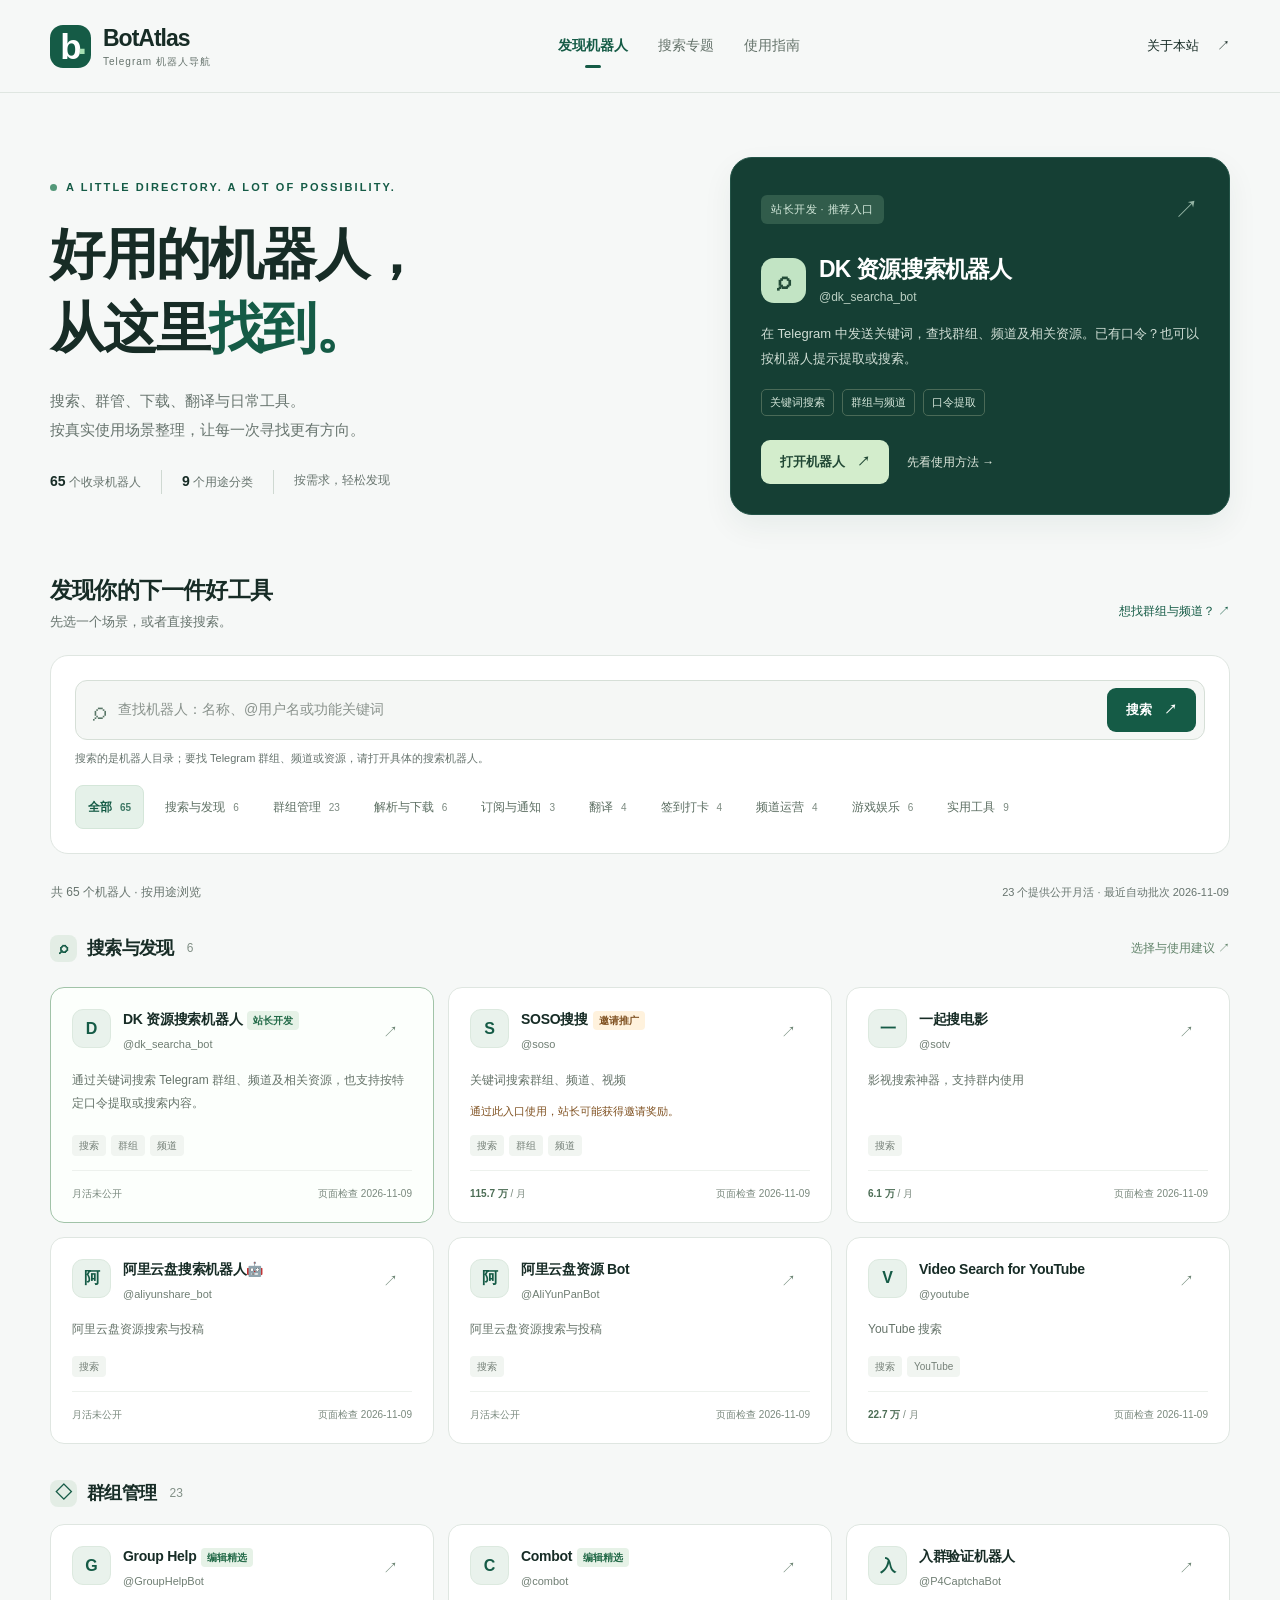
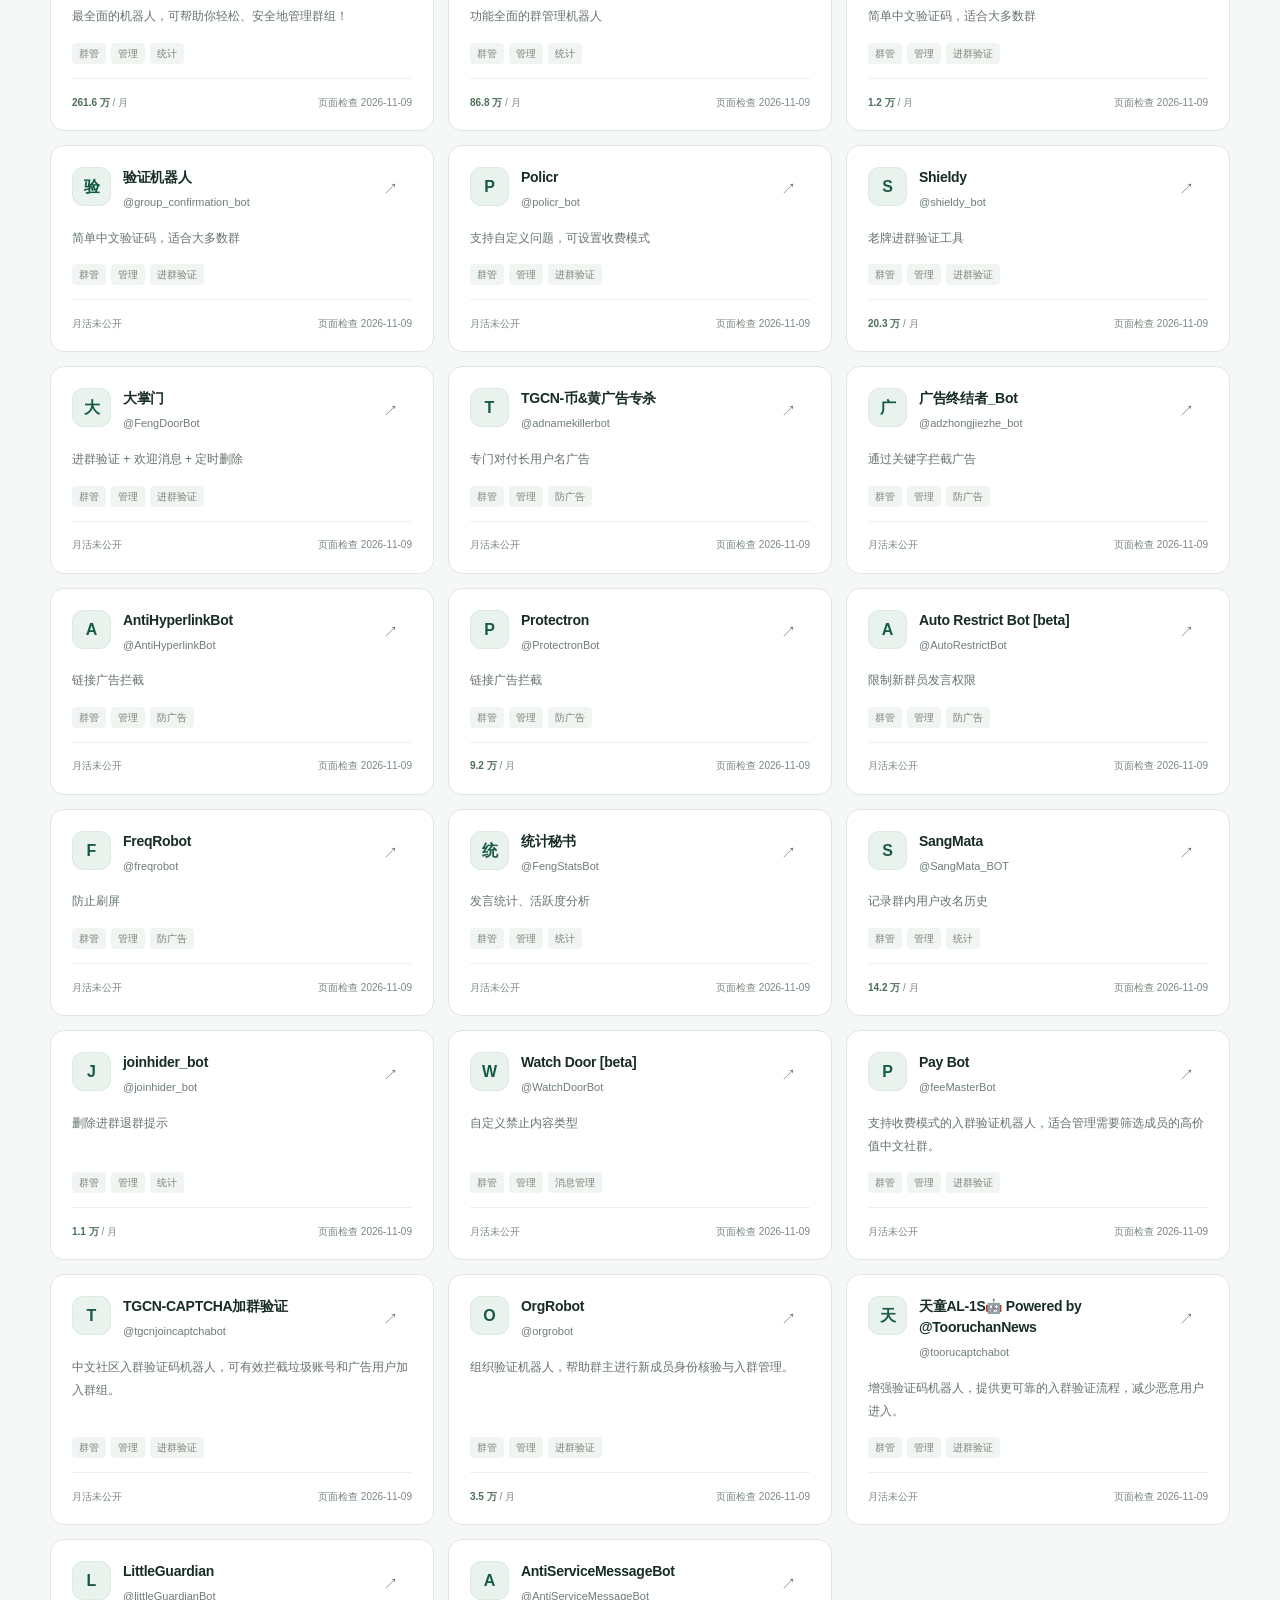
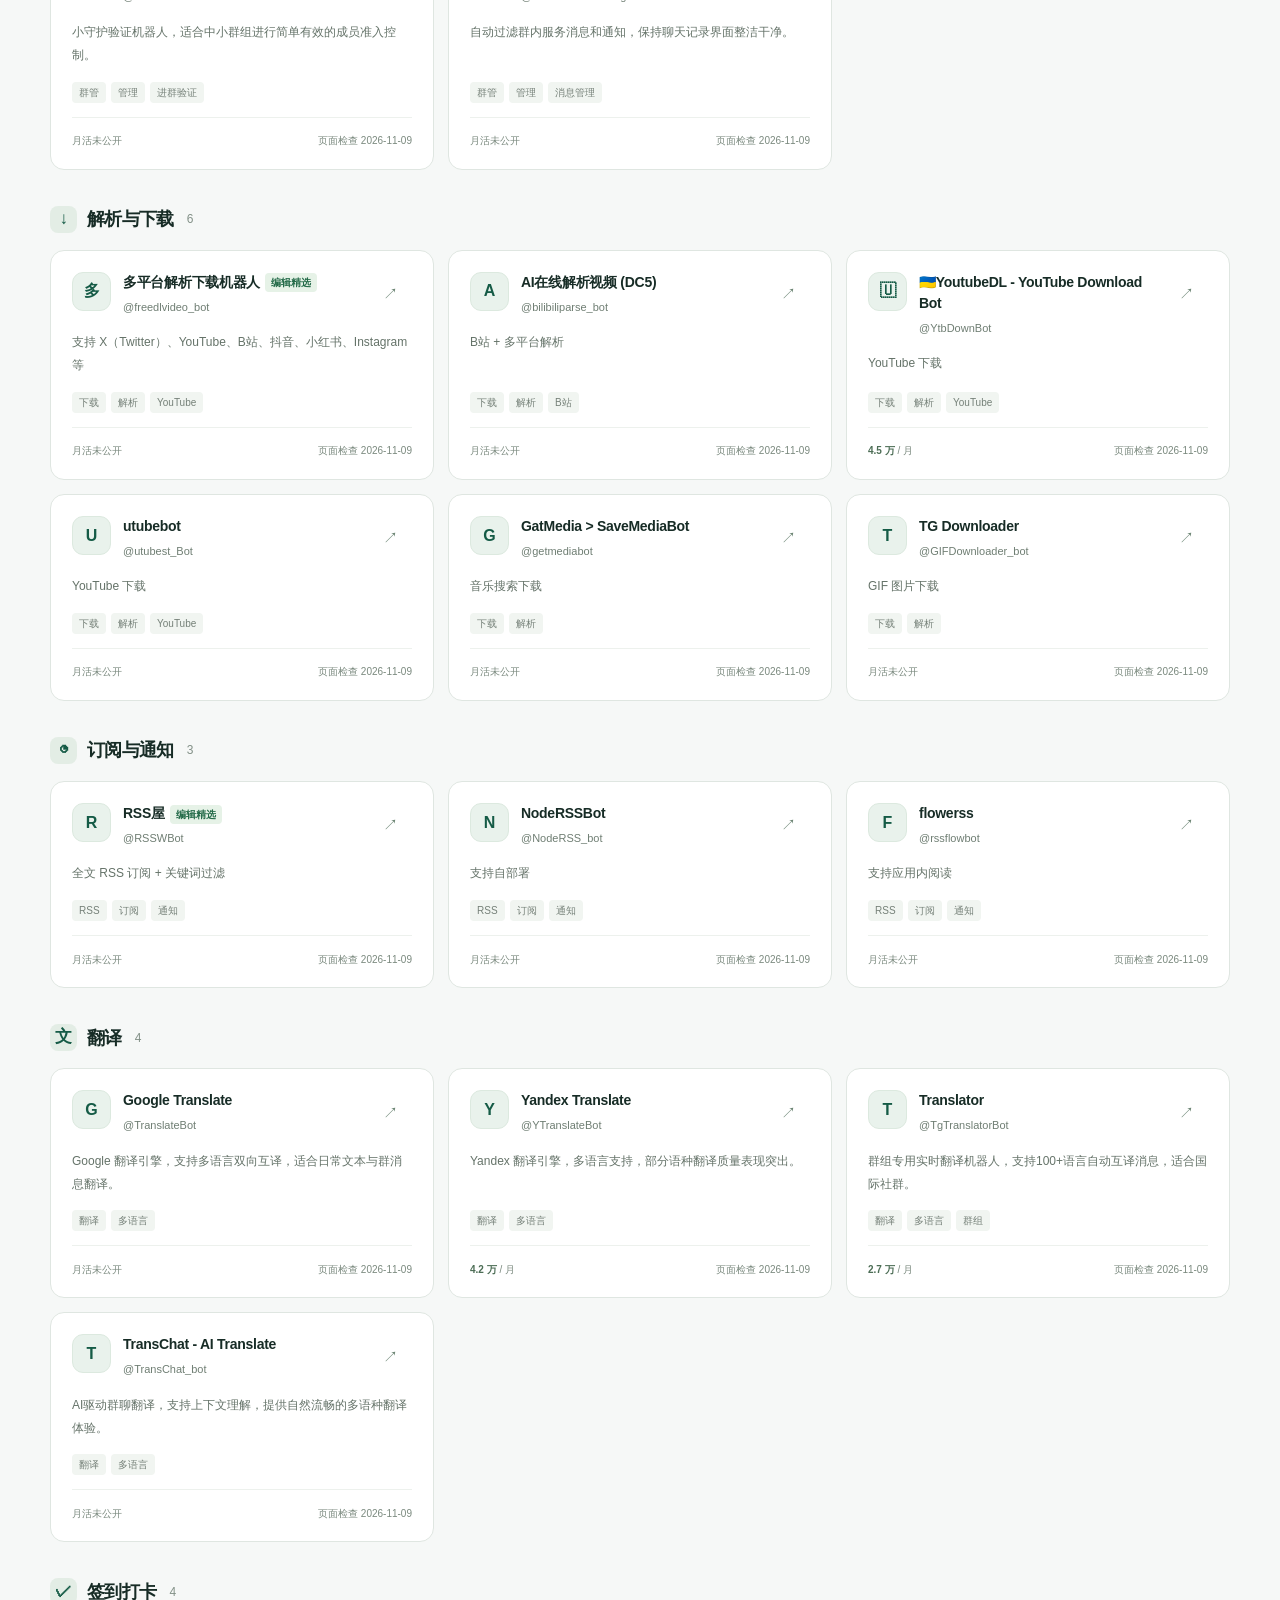
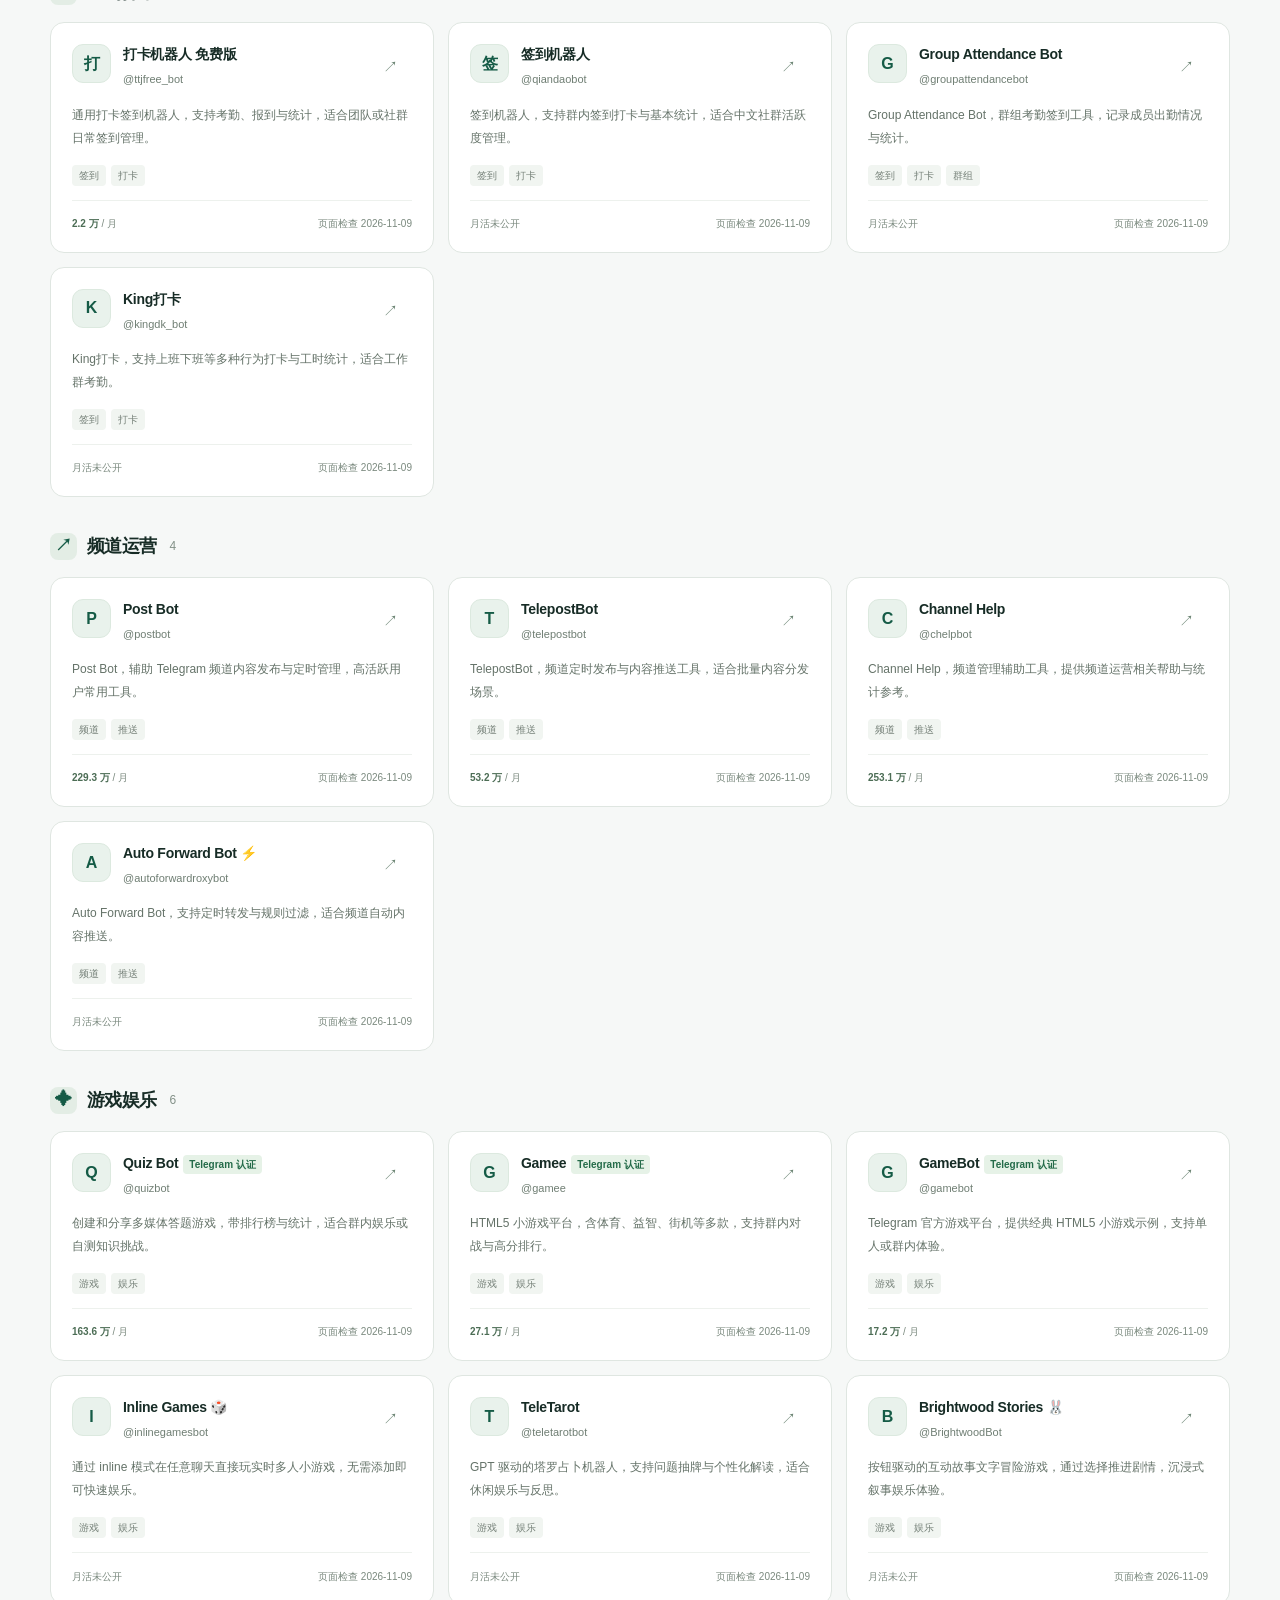
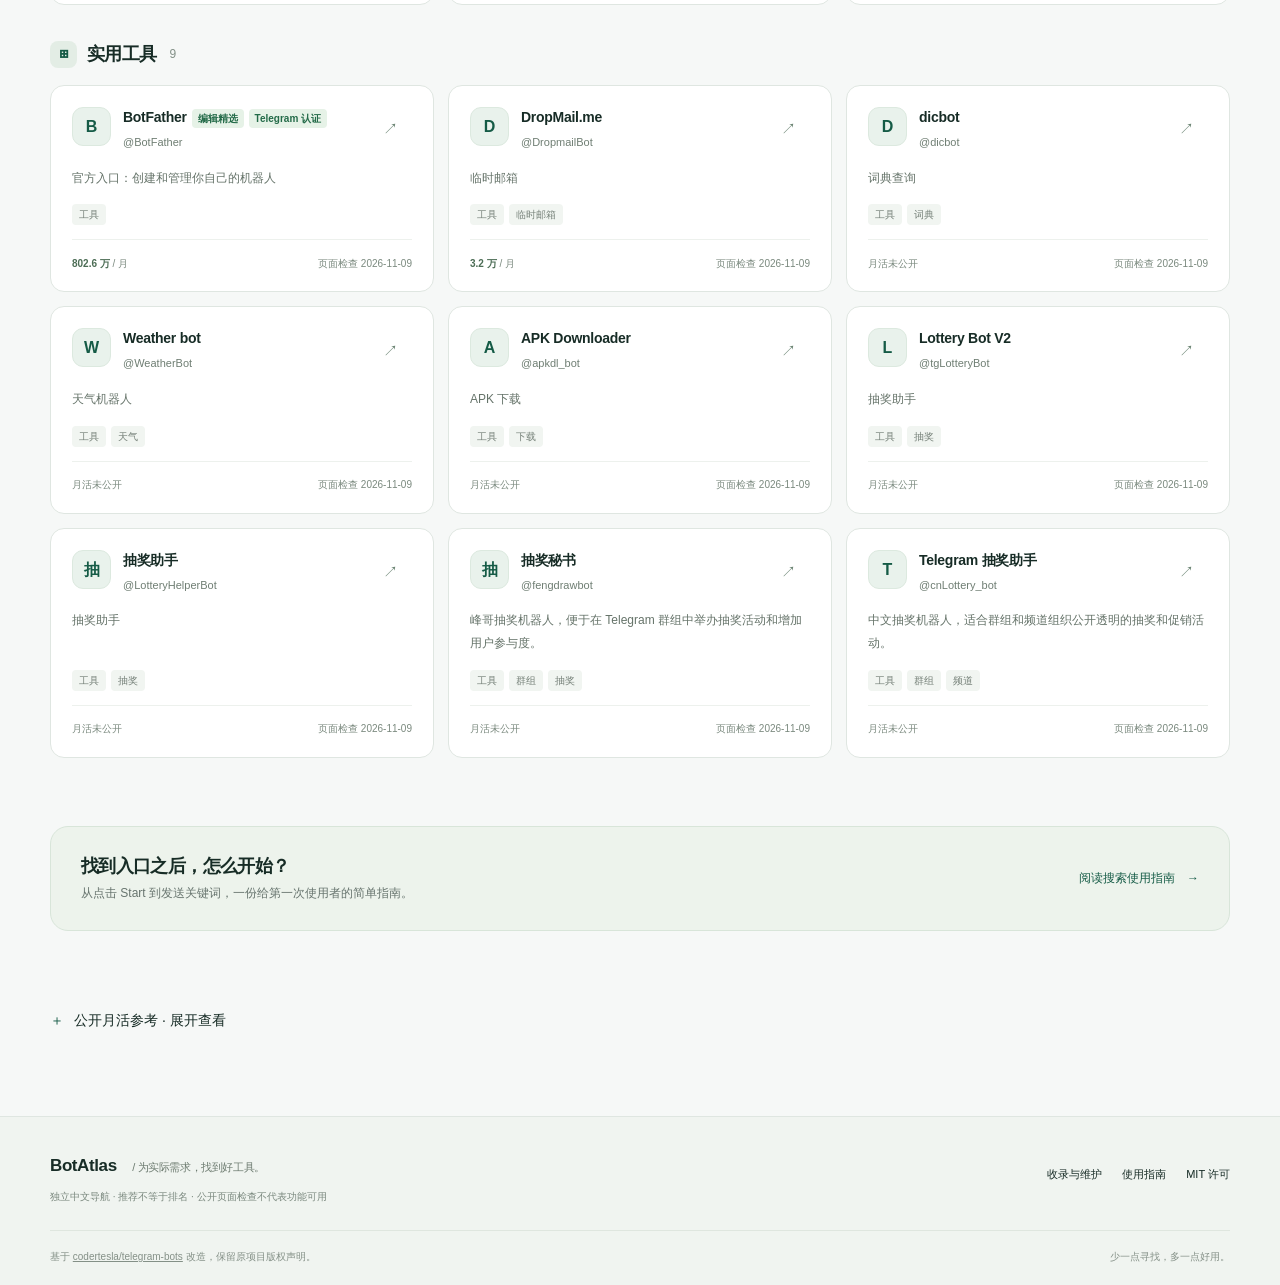
<file: docs/index.html>
<!doctype html>
<html lang="zh-CN">
<head>
  <meta charset="utf-8">
  <meta name="viewport" content="width=device-width, initial-scale=1">
  <meta name="color-scheme" content="light">
  <meta name="theme-color" content="#f6f8f7">
  <meta name="referrer" content="strict-origin-when-cross-origin">
  <title>Telegram 实用机器人导航 · BotAtlas</title>
  <meta name="description" content="按使用场景发现实用的 Telegram 机器人：搜索群组与频道、群组管理、下载、翻译和日常工具。提供中文说明与使用指南。">
  <meta property="og:title" content="Telegram 实用机器人导航 · BotAtlas"><meta property="og:description" content="按使用场景发现实用的 Telegram 机器人：搜索群组与频道、群组管理、下载、翻译和日常工具。提供中文说明与使用指南。"><meta property="og:type" content="website"><meta name="twitter:card" content="summary"><link rel="canonical" href="https://telegram-bots-directory.pages.dev/"><meta property="og:url" content="https://telegram-bots-directory.pages.dev/"><script type="application/ld+json">{"@context": "https://schema.org", "@type": "CollectionPage", "name": "Telegram 实用机器人导航 · BotAtlas", "description": "按使用场景发现实用的 Telegram 机器人：搜索群组与频道、群组管理、下载、翻译和日常工具。提供中文说明与使用指南。", "url": "https://telegram-bots-directory.pages.dev/", "inLanguage": "zh-CN"}</script>
  <link rel="icon" href="./assets/mark.svg" type="image/svg+xml">
  <link rel="stylesheet" href="./assets/style.css?v=9e3dd4aae6">
  <script src="./assets/search.js?v=163757ca35" defer></script>
</head>
<body>
  <a class="skip-link" href="#main">跳到主要内容</a>
  <header class="site-header">
    <div class="shell header-inner">
      <a class="brand" href="./" aria-label="Telegram 实用机器人导航 首页"><span class="brand-mark" aria-hidden="true">b<span>·</span></span><span>BotAtlas<small>Telegram 机器人导航</small></span></a>
      <nav aria-label="主导航"><a href="./#directory" aria-current="page">发现机器人</a><a href="./category/search/" >搜索专题</a><a href="./guide/search/" >使用指南</a></nav>
      <a class="header-about" href="./about/" >关于本站 <span aria-hidden="true">↗</span></a>
    </div>
  </header>
  <main id="main" class="shell"><section class="hero"><div class="hero-copy"><div class="eyebrow">A LITTLE DIRECTORY. A LOT OF POSSIBILITY.</div><h1>好用的机器人，<br>从这里<em>找到。</em></h1><p>搜索、群管、下载、翻译与日常工具。<br>按真实使用场景整理，让每一次寻找更有方向。</p><div class="hero-facts"><span><strong>65</strong> 个收录机器人</span><span><strong>9</strong> 个用途分类</span><span>按需求，轻松发现</span></div></div><aside class="owner-card" aria-label="站长开发的搜索机器人"><div class="owner-top"><span class="owner-tag">站长开发 · 推荐入口</span><span class="owner-arrow" aria-hidden="true">↗</span></div><div class="owner-title"><span class="bot-avatar" aria-hidden="true">⌕</span><div><h2>DK 资源搜索机器人</h2><p>@dk_searcha_bot</p></div></div><p class="owner-description">在 Telegram 中发送关键词，查找群组、频道及相关资源。已有口令？也可以按机器人提示提取或搜索。</p><div class="owner-features"><span>关键词搜索</span><span>群组与频道</span><span>口令提取</span></div><div class="owner-actions"><a class="button button-light" href="https://t.me/dk_searcha_bot?start=nav_0" target="_blank" rel="noopener noreferrer">打开机器人 <span aria-hidden="true">↗</span></a><a class="owner-guide" href="./guide/search/">先看使用方法 →</a></div></aside></section>
    <section class="directory" id="directory" aria-labelledby="directory-title"><div class="section-heading"><div><h2 id="directory-title">发现你的下一件好工具</h2><p>先选一个场景，或者直接搜索。</p></div><a class="section-link" href="./category/search/">想找群组与频道？ ↗</a></div><div class="directory-toolbar"><form id="search-form" class="search-form" role="search"><label class="search-icon" for="bot-search"><span aria-hidden="true">⌕</span><span hidden>查找机器人</span></label><input id="bot-search" name="q" type="search" maxlength="120" placeholder="查找机器人：名称、@用户名或功能关键词" aria-label="查找机器人名称、用户名或功能" aria-describedby="search-help" autocomplete="off" disabled><button id="clear-search" class="clear-search" type="button" aria-label="清空搜索" hidden>×</button><button class="button" type="submit" disabled>搜索 <span aria-hidden="true">↗</span></button></form><p class="search-help" id="search-help">搜索的是机器人目录；要找 Telegram 群组、频道或资源，请打开具体的搜索机器人。</p><nav class="category-filters" aria-label="按用途筛选"><a class="filter-chip" href="#directory" data-filter="">全部<span class="filter-count">65</span></a><a class="filter-chip" href="#cat-search" data-filter="search">搜索与发现<span class="filter-count">6</span></a><a class="filter-chip" href="#cat-group" data-filter="group">群组管理<span class="filter-count">23</span></a><a class="filter-chip" href="#cat-download" data-filter="download">解析与下载<span class="filter-count">6</span></a><a class="filter-chip" href="#cat-rss" data-filter="rss">订阅与通知<span class="filter-count">3</span></a><a class="filter-chip" href="#cat-translate" data-filter="translate">翻译<span class="filter-count">4</span></a><a class="filter-chip" href="#cat-checkin" data-filter="checkin">签到打卡<span class="filter-count">4</span></a><a class="filter-chip" href="#cat-channel" data-filter="channel">频道运营<span class="filter-count">4</span></a><a class="filter-chip" href="#cat-game" data-filter="game">游戏娱乐<span class="filter-count">6</span></a><a class="filter-chip" href="#cat-tools" data-filter="tools">实用工具<span class="filter-count">9</span></a></nav><noscript><p class="noscript-note">目录内容可直接浏览。交互搜索需要启用 JavaScript；分类链接仍可跳到对应列表。</p></noscript></div><div class="catalog-status"><p id="result-status" role="status" aria-live="polite">共 <strong>65</strong> 个机器人 · 按用途浏览</p><span class="status-note">23 个提供公开月活 · 最近自动批次 2026-11-09</span><button class="clear-search" id="reset-filters" type="button" hidden aria-label="清空关键词和分类筛选">重置</button></div><div id="search-results" hidden><h2 class="results-title">搜索结果</h2><div class="bot-grid" id="results-grid"></div></div><div id="empty-state" class="empty-state" hidden><div class="empty-symbol" aria-hidden="true">⌕</div><h2>暂时没有找到合适的机器人</h2><p>试试更短的关键词、常见同义词，或取消分类限制。本站查找的是机器人，不是群组或资源内容。</p><div class="empty-actions"><button class="button" type="button" id="empty-reset">清空筛选，浏览全部</button><a class="button button-outline" href="./category/search/">了解 Telegram 搜索</a></div></div><div id="catalog-sections"><section class="category-section" id="cat-search" data-category-section="search"><div class="category-heading"><h2><span class="category-symbol" aria-hidden="true">⌕</span>搜索与发现<small>6</small></h2><a href="./category/search/">选择与使用建议 ↗</a></div><div class="bot-grid"><article class="bot-card card-owned" data-bot-id="dk_searcha_bot">
      <div class="card-heading"><span class="bot-avatar" aria-hidden="true">D</span><div class="card-identity"><h3>DK 资源搜索机器人<span class="card-badge">站长开发</span></h3><span class="bot-username">@dk_searcha_bot</span></div><a href="https://t.me/dk_searcha_bot?start=nav_0" data-search-url="https://t.me/dk_searcha_bot?start=nav_0" target="_blank" rel="noopener noreferrer" aria-label="打开 DK 资源搜索机器人（Telegram）">↗</a></div>
      <p class="bot-description">通过关键词搜索 Telegram 群组、频道及相关资源，也支持按特定口令提取或搜索内容。</p><div class="card-tags"><span>搜索</span><span>群组</span><span>频道</span></div><div class="card-bottom"><span>月活未公开</span><span>页面检查 2026-11-09</span></div></article><article class="bot-card" data-bot-id="soso">
      <div class="card-heading"><span class="bot-avatar" aria-hidden="true">S</span><div class="card-identity"><h3>SOSO搜搜<span class="card-badge badge-referral">邀请推广</span></h3><span class="bot-username">@soso</span></div><a href="https://t.me/soso?start=a_5666684493" data-search-url="https://t.me/soso?start=a_5666684493" target="_blank" rel="noopener noreferrer sponsored" aria-label="打开 SOSO搜搜（Telegram）">↗</a></div>
      <p class="bot-description">关键词搜索群组、频道、视频</p><p class="referral-note">通过此入口使用，站长可能获得邀请奖励。</p><div class="card-tags"><span>搜索</span><span>群组</span><span>频道</span></div><div class="card-bottom"><span><strong>115.7 万</strong> / 月</span><span>页面检查 2026-11-09</span></div></article><article class="bot-card" data-bot-id="sotv">
      <div class="card-heading"><span class="bot-avatar" aria-hidden="true">一</span><div class="card-identity"><h3>一起搜电影</h3><span class="bot-username">@sotv</span></div><a href="https://t.me/sotv" data-search-url="https://t.me/sotv" target="_blank" rel="noopener noreferrer" aria-label="打开 一起搜电影（Telegram）">↗</a></div>
      <p class="bot-description">影视搜索神器，支持群内使用</p><div class="card-tags"><span>搜索</span></div><div class="card-bottom"><span><strong>6.1 万</strong> / 月</span><span>页面检查 2026-11-09</span></div></article><article class="bot-card" data-bot-id="aliyunshare_bot">
      <div class="card-heading"><span class="bot-avatar" aria-hidden="true">阿</span><div class="card-identity"><h3>阿里云盘搜索机器人🤖️</h3><span class="bot-username">@aliyunshare_bot</span></div><a href="https://t.me/aliyunshare_bot" data-search-url="https://t.me/aliyunshare_bot" target="_blank" rel="noopener noreferrer" aria-label="打开 阿里云盘搜索机器人🤖️（Telegram）">↗</a></div>
      <p class="bot-description">阿里云盘资源搜索与投稿</p><div class="card-tags"><span>搜索</span></div><div class="card-bottom"><span>月活未公开</span><span>页面检查 2026-11-09</span></div></article><article class="bot-card" data-bot-id="aliyunpanbot">
      <div class="card-heading"><span class="bot-avatar" aria-hidden="true">阿</span><div class="card-identity"><h3>阿里云盘资源 Bot</h3><span class="bot-username">@AliYunPanBot</span></div><a href="https://t.me/AliYunPanBot" data-search-url="https://t.me/AliYunPanBot" target="_blank" rel="noopener noreferrer" aria-label="打开 阿里云盘资源 Bot（Telegram）">↗</a></div>
      <p class="bot-description">阿里云盘资源搜索与投稿</p><div class="card-tags"><span>搜索</span></div><div class="card-bottom"><span>月活未公开</span><span>页面检查 2026-11-09</span></div></article><article class="bot-card" data-bot-id="youtube">
      <div class="card-heading"><span class="bot-avatar" aria-hidden="true">V</span><div class="card-identity"><h3>Video Search for YouTube</h3><span class="bot-username">@youtube</span></div><a href="https://t.me/youtube" data-search-url="https://t.me/youtube" target="_blank" rel="noopener noreferrer" aria-label="打开 Video Search for YouTube（Telegram）">↗</a></div>
      <p class="bot-description">YouTube 搜索</p><div class="card-tags"><span>搜索</span><span>YouTube</span></div><div class="card-bottom"><span><strong>22.7 万</strong> / 月</span><span>页面检查 2026-11-09</span></div></article></div></section><section class="category-section" id="cat-group" data-category-section="group"><div class="category-heading"><h2><span class="category-symbol" aria-hidden="true">◇</span>群组管理<small>23</small></h2></div><div class="bot-grid"><article class="bot-card" data-bot-id="grouphelpbot">
      <div class="card-heading"><span class="bot-avatar" aria-hidden="true">G</span><div class="card-identity"><h3>Group Help<span class="card-badge">编辑精选</span></h3><span class="bot-username">@GroupHelpBot</span></div><a href="https://t.me/GroupHelpBot" data-search-url="https://t.me/GroupHelpBot" target="_blank" rel="noopener noreferrer" aria-label="打开 Group Help（Telegram）">↗</a></div>
      <p class="bot-description">最全面的机器人，可帮助你轻松、安全地管理群组！</p><div class="card-tags"><span>群管</span><span>管理</span><span>统计</span></div><div class="card-bottom"><span><strong>261.6 万</strong> / 月</span><span>页面检查 2026-11-09</span></div></article><article class="bot-card" data-bot-id="combot">
      <div class="card-heading"><span class="bot-avatar" aria-hidden="true">C</span><div class="card-identity"><h3>Combot<span class="card-badge">编辑精选</span></h3><span class="bot-username">@combot</span></div><a href="https://t.me/combot" data-search-url="https://t.me/combot" target="_blank" rel="noopener noreferrer" aria-label="打开 Combot（Telegram）">↗</a></div>
      <p class="bot-description">功能全面的群管理机器人</p><div class="card-tags"><span>群管</span><span>管理</span><span>统计</span></div><div class="card-bottom"><span><strong>86.8 万</strong> / 月</span><span>页面检查 2026-11-09</span></div></article><article class="bot-card" data-bot-id="p4captchabot">
      <div class="card-heading"><span class="bot-avatar" aria-hidden="true">入</span><div class="card-identity"><h3>入群验证机器人</h3><span class="bot-username">@P4CaptchaBot</span></div><a href="https://t.me/P4CaptchaBot" data-search-url="https://t.me/P4CaptchaBot" target="_blank" rel="noopener noreferrer" aria-label="打开 入群验证机器人（Telegram）">↗</a></div>
      <p class="bot-description">简单中文验证码，适合大多数群</p><div class="card-tags"><span>群管</span><span>管理</span><span>进群验证</span></div><div class="card-bottom"><span><strong>1.2 万</strong> / 月</span><span>页面检查 2026-11-09</span></div></article><article class="bot-card" data-bot-id="group_confirmation_bot">
      <div class="card-heading"><span class="bot-avatar" aria-hidden="true">验</span><div class="card-identity"><h3>验证机器人</h3><span class="bot-username">@group_confirmation_bot</span></div><a href="https://t.me/group_confirmation_bot" data-search-url="https://t.me/group_confirmation_bot" target="_blank" rel="noopener noreferrer" aria-label="打开 验证机器人（Telegram）">↗</a></div>
      <p class="bot-description">简单中文验证码，适合大多数群</p><div class="card-tags"><span>群管</span><span>管理</span><span>进群验证</span></div><div class="card-bottom"><span>月活未公开</span><span>页面检查 2026-11-09</span></div></article><article class="bot-card" data-bot-id="policr_bot">
      <div class="card-heading"><span class="bot-avatar" aria-hidden="true">P</span><div class="card-identity"><h3>Policr</h3><span class="bot-username">@policr_bot</span></div><a href="https://t.me/policr_bot" data-search-url="https://t.me/policr_bot" target="_blank" rel="noopener noreferrer" aria-label="打开 Policr（Telegram）">↗</a></div>
      <p class="bot-description">支持自定义问题，可设置收费模式</p><div class="card-tags"><span>群管</span><span>管理</span><span>进群验证</span></div><div class="card-bottom"><span>月活未公开</span><span>页面检查 2026-11-09</span></div></article><article class="bot-card" data-bot-id="shieldy_bot">
      <div class="card-heading"><span class="bot-avatar" aria-hidden="true">S</span><div class="card-identity"><h3>Shieldy</h3><span class="bot-username">@shieldy_bot</span></div><a href="https://t.me/shieldy_bot" data-search-url="https://t.me/shieldy_bot" target="_blank" rel="noopener noreferrer" aria-label="打开 Shieldy（Telegram）">↗</a></div>
      <p class="bot-description">老牌进群验证工具</p><div class="card-tags"><span>群管</span><span>管理</span><span>进群验证</span></div><div class="card-bottom"><span><strong>20.3 万</strong> / 月</span><span>页面检查 2026-11-09</span></div></article><article class="bot-card" data-bot-id="fengdoorbot">
      <div class="card-heading"><span class="bot-avatar" aria-hidden="true">大</span><div class="card-identity"><h3>大掌门</h3><span class="bot-username">@FengDoorBot</span></div><a href="https://t.me/FengDoorBot" data-search-url="https://t.me/FengDoorBot" target="_blank" rel="noopener noreferrer" aria-label="打开 大掌门（Telegram）">↗</a></div>
      <p class="bot-description">进群验证 + 欢迎消息 + 定时删除</p><div class="card-tags"><span>群管</span><span>管理</span><span>进群验证</span></div><div class="card-bottom"><span>月活未公开</span><span>页面检查 2026-11-09</span></div></article><article class="bot-card" data-bot-id="adnamekillerbot">
      <div class="card-heading"><span class="bot-avatar" aria-hidden="true">T</span><div class="card-identity"><h3>TGCN-币&amp;黄广告专杀</h3><span class="bot-username">@adnamekillerbot</span></div><a href="https://t.me/adnamekillerbot" data-search-url="https://t.me/adnamekillerbot" target="_blank" rel="noopener noreferrer" aria-label="打开 TGCN-币&amp;黄广告专杀（Telegram）">↗</a></div>
      <p class="bot-description">专门对付长用户名广告</p><div class="card-tags"><span>群管</span><span>管理</span><span>防广告</span></div><div class="card-bottom"><span>月活未公开</span><span>页面检查 2026-11-09</span></div></article><article class="bot-card" data-bot-id="adzhongjiezhe_bot">
      <div class="card-heading"><span class="bot-avatar" aria-hidden="true">广</span><div class="card-identity"><h3>广告终结者_Bot</h3><span class="bot-username">@adzhongjiezhe_bot</span></div><a href="https://t.me/adzhongjiezhe_bot" data-search-url="https://t.me/adzhongjiezhe_bot" target="_blank" rel="noopener noreferrer" aria-label="打开 广告终结者_Bot（Telegram）">↗</a></div>
      <p class="bot-description">通过关键字拦截广告</p><div class="card-tags"><span>群管</span><span>管理</span><span>防广告</span></div><div class="card-bottom"><span>月活未公开</span><span>页面检查 2026-11-09</span></div></article><article class="bot-card" data-bot-id="antihyperlinkbot">
      <div class="card-heading"><span class="bot-avatar" aria-hidden="true">A</span><div class="card-identity"><h3>AntiHyperlinkBot</h3><span class="bot-username">@AntiHyperlinkBot</span></div><a href="https://t.me/AntiHyperlinkBot" data-search-url="https://t.me/AntiHyperlinkBot" target="_blank" rel="noopener noreferrer" aria-label="打开 AntiHyperlinkBot（Telegram）">↗</a></div>
      <p class="bot-description">链接广告拦截</p><div class="card-tags"><span>群管</span><span>管理</span><span>防广告</span></div><div class="card-bottom"><span>月活未公开</span><span>页面检查 2026-11-09</span></div></article><article class="bot-card" data-bot-id="protectronbot">
      <div class="card-heading"><span class="bot-avatar" aria-hidden="true">P</span><div class="card-identity"><h3>Protectron</h3><span class="bot-username">@ProtectronBot</span></div><a href="https://t.me/ProtectronBot" data-search-url="https://t.me/ProtectronBot" target="_blank" rel="noopener noreferrer" aria-label="打开 Protectron（Telegram）">↗</a></div>
      <p class="bot-description">链接广告拦截</p><div class="card-tags"><span>群管</span><span>管理</span><span>防广告</span></div><div class="card-bottom"><span><strong>9.2 万</strong> / 月</span><span>页面检查 2026-11-09</span></div></article><article class="bot-card" data-bot-id="autorestrictbot">
      <div class="card-heading"><span class="bot-avatar" aria-hidden="true">A</span><div class="card-identity"><h3>Auto Restrict Bot [beta]</h3><span class="bot-username">@AutoRestrictBot</span></div><a href="https://t.me/AutoRestrictBot" data-search-url="https://t.me/AutoRestrictBot" target="_blank" rel="noopener noreferrer" aria-label="打开 Auto Restrict Bot [beta]（Telegram）">↗</a></div>
      <p class="bot-description">限制新群员发言权限</p><div class="card-tags"><span>群管</span><span>管理</span><span>防广告</span></div><div class="card-bottom"><span>月活未公开</span><span>页面检查 2026-11-09</span></div></article><article class="bot-card" data-bot-id="freqrobot">
      <div class="card-heading"><span class="bot-avatar" aria-hidden="true">F</span><div class="card-identity"><h3>FreqRobot</h3><span class="bot-username">@freqrobot</span></div><a href="https://t.me/freqrobot" data-search-url="https://t.me/freqrobot" target="_blank" rel="noopener noreferrer" aria-label="打开 FreqRobot（Telegram）">↗</a></div>
      <p class="bot-description">防止刷屏</p><div class="card-tags"><span>群管</span><span>管理</span><span>防广告</span></div><div class="card-bottom"><span>月活未公开</span><span>页面检查 2026-11-09</span></div></article><article class="bot-card" data-bot-id="fengstatsbot">
      <div class="card-heading"><span class="bot-avatar" aria-hidden="true">统</span><div class="card-identity"><h3>统计秘书</h3><span class="bot-username">@FengStatsBot</span></div><a href="https://t.me/FengStatsBot" data-search-url="https://t.me/FengStatsBot" target="_blank" rel="noopener noreferrer" aria-label="打开 统计秘书（Telegram）">↗</a></div>
      <p class="bot-description">发言统计、活跃度分析</p><div class="card-tags"><span>群管</span><span>管理</span><span>统计</span></div><div class="card-bottom"><span>月活未公开</span><span>页面检查 2026-11-09</span></div></article><article class="bot-card" data-bot-id="sangmata_bot">
      <div class="card-heading"><span class="bot-avatar" aria-hidden="true">S</span><div class="card-identity"><h3>SangMata</h3><span class="bot-username">@SangMata_BOT</span></div><a href="https://t.me/SangMata_BOT" data-search-url="https://t.me/SangMata_BOT" target="_blank" rel="noopener noreferrer" aria-label="打开 SangMata（Telegram）">↗</a></div>
      <p class="bot-description">记录群内用户改名历史</p><div class="card-tags"><span>群管</span><span>管理</span><span>统计</span></div><div class="card-bottom"><span><strong>14.2 万</strong> / 月</span><span>页面检查 2026-11-09</span></div></article><article class="bot-card" data-bot-id="joinhider_bot">
      <div class="card-heading"><span class="bot-avatar" aria-hidden="true">J</span><div class="card-identity"><h3>joinhider_bot</h3><span class="bot-username">@joinhider_bot</span></div><a href="https://t.me/joinhider_bot" data-search-url="https://t.me/joinhider_bot" target="_blank" rel="noopener noreferrer" aria-label="打开 joinhider_bot（Telegram）">↗</a></div>
      <p class="bot-description">删除进群退群提示</p><div class="card-tags"><span>群管</span><span>管理</span><span>统计</span></div><div class="card-bottom"><span><strong>1.1 万</strong> / 月</span><span>页面检查 2026-11-09</span></div></article><article class="bot-card" data-bot-id="watchdoorbot">
      <div class="card-heading"><span class="bot-avatar" aria-hidden="true">W</span><div class="card-identity"><h3>Watch Door [beta]</h3><span class="bot-username">@WatchDoorBot</span></div><a href="https://t.me/WatchDoorBot" data-search-url="https://t.me/WatchDoorBot" target="_blank" rel="noopener noreferrer" aria-label="打开 Watch Door [beta]（Telegram）">↗</a></div>
      <p class="bot-description">自定义禁止内容类型</p><div class="card-tags"><span>群管</span><span>管理</span><span>消息管理</span></div><div class="card-bottom"><span>月活未公开</span><span>页面检查 2026-11-09</span></div></article><article class="bot-card" data-bot-id="feemasterbot">
      <div class="card-heading"><span class="bot-avatar" aria-hidden="true">P</span><div class="card-identity"><h3>Pay Bot</h3><span class="bot-username">@feeMasterBot</span></div><a href="https://t.me/feeMasterBot" data-search-url="https://t.me/feeMasterBot" target="_blank" rel="noopener noreferrer" aria-label="打开 Pay Bot（Telegram）">↗</a></div>
      <p class="bot-description">支持收费模式的入群验证机器人，适合管理需要筛选成员的高价值中文社群。</p><div class="card-tags"><span>群管</span><span>管理</span><span>进群验证</span></div><div class="card-bottom"><span>月活未公开</span><span>页面检查 2026-11-09</span></div></article><article class="bot-card" data-bot-id="tgcnjoincaptchabot">
      <div class="card-heading"><span class="bot-avatar" aria-hidden="true">T</span><div class="card-identity"><h3>TGCN-CAPTCHA加群验证</h3><span class="bot-username">@tgcnjoincaptchabot</span></div><a href="https://t.me/tgcnjoincaptchabot" data-search-url="https://t.me/tgcnjoincaptchabot" target="_blank" rel="noopener noreferrer" aria-label="打开 TGCN-CAPTCHA加群验证（Telegram）">↗</a></div>
      <p class="bot-description">中文社区入群验证码机器人，可有效拦截垃圾账号和广告用户加入群组。</p><div class="card-tags"><span>群管</span><span>管理</span><span>进群验证</span></div><div class="card-bottom"><span>月活未公开</span><span>页面检查 2026-11-09</span></div></article><article class="bot-card" data-bot-id="orgrobot">
      <div class="card-heading"><span class="bot-avatar" aria-hidden="true">O</span><div class="card-identity"><h3>OrgRobot</h3><span class="bot-username">@orgrobot</span></div><a href="https://t.me/orgrobot" data-search-url="https://t.me/orgrobot" target="_blank" rel="noopener noreferrer" aria-label="打开 OrgRobot（Telegram）">↗</a></div>
      <p class="bot-description">组织验证机器人，帮助群主进行新成员身份核验与入群管理。</p><div class="card-tags"><span>群管</span><span>管理</span><span>进群验证</span></div><div class="card-bottom"><span><strong>3.5 万</strong> / 月</span><span>页面检查 2026-11-09</span></div></article><article class="bot-card" data-bot-id="toorucaptchabot">
      <div class="card-heading"><span class="bot-avatar" aria-hidden="true">天</span><div class="card-identity"><h3>天童AL-1S🤖 Powered by @TooruchanNews</h3><span class="bot-username">@toorucaptchabot</span></div><a href="https://t.me/toorucaptchabot" data-search-url="https://t.me/toorucaptchabot" target="_blank" rel="noopener noreferrer" aria-label="打开 天童AL-1S🤖 Powered by @TooruchanNews（Telegram）">↗</a></div>
      <p class="bot-description">增强验证码机器人，提供更可靠的入群验证流程，减少恶意用户进入。</p><div class="card-tags"><span>群管</span><span>管理</span><span>进群验证</span></div><div class="card-bottom"><span>月活未公开</span><span>页面检查 2026-11-09</span></div></article><article class="bot-card" data-bot-id="littleguardianbot">
      <div class="card-heading"><span class="bot-avatar" aria-hidden="true">L</span><div class="card-identity"><h3>LittleGuardian</h3><span class="bot-username">@littleGuardianBot</span></div><a href="https://t.me/littleGuardianBot" data-search-url="https://t.me/littleGuardianBot" target="_blank" rel="noopener noreferrer" aria-label="打开 LittleGuardian（Telegram）">↗</a></div>
      <p class="bot-description">小守护验证机器人，适合中小群组进行简单有效的成员准入控制。</p><div class="card-tags"><span>群管</span><span>管理</span><span>进群验证</span></div><div class="card-bottom"><span>月活未公开</span><span>页面检查 2026-11-09</span></div></article><article class="bot-card" data-bot-id="antiservicemessagebot">
      <div class="card-heading"><span class="bot-avatar" aria-hidden="true">A</span><div class="card-identity"><h3>AntiServiceMessageBot</h3><span class="bot-username">@AntiServiceMessageBot</span></div><a href="https://t.me/AntiServiceMessageBot" data-search-url="https://t.me/AntiServiceMessageBot" target="_blank" rel="noopener noreferrer" aria-label="打开 AntiServiceMessageBot（Telegram）">↗</a></div>
      <p class="bot-description">自动过滤群内服务消息和通知，保持聊天记录界面整洁干净。</p><div class="card-tags"><span>群管</span><span>管理</span><span>消息管理</span></div><div class="card-bottom"><span>月活未公开</span><span>页面检查 2026-11-09</span></div></article></div></section><section class="category-section" id="cat-download" data-category-section="download"><div class="category-heading"><h2><span class="category-symbol" aria-hidden="true">↓</span>解析与下载<small>6</small></h2></div><div class="bot-grid"><article class="bot-card" data-bot-id="freedlvideo_bot">
      <div class="card-heading"><span class="bot-avatar" aria-hidden="true">多</span><div class="card-identity"><h3>多平台解析下载机器人<span class="card-badge">编辑精选</span></h3><span class="bot-username">@freedlvideo_bot</span></div><a href="https://t.me/freedlvideo_bot" data-search-url="https://t.me/freedlvideo_bot" target="_blank" rel="noopener noreferrer" aria-label="打开 多平台解析下载机器人（Telegram）">↗</a></div>
      <p class="bot-description">支持 X（Twitter）、YouTube、B站、抖音、小红书、Instagram 等</p><div class="card-tags"><span>下载</span><span>解析</span><span>YouTube</span></div><div class="card-bottom"><span>月活未公开</span><span>页面检查 2026-11-09</span></div></article><article class="bot-card" data-bot-id="bilibiliparse_bot">
      <div class="card-heading"><span class="bot-avatar" aria-hidden="true">A</span><div class="card-identity"><h3>AI在线解析视频 (DC5)</h3><span class="bot-username">@bilibiliparse_bot</span></div><a href="https://t.me/bilibiliparse_bot" data-search-url="https://t.me/bilibiliparse_bot" target="_blank" rel="noopener noreferrer" aria-label="打开 AI在线解析视频 (DC5)（Telegram）">↗</a></div>
      <p class="bot-description">B站 + 多平台解析</p><div class="card-tags"><span>下载</span><span>解析</span><span>B站</span></div><div class="card-bottom"><span>月活未公开</span><span>页面检查 2026-11-09</span></div></article><article class="bot-card" data-bot-id="ytbdownbot">
      <div class="card-heading"><span class="bot-avatar" aria-hidden="true">🇺</span><div class="card-identity"><h3>🇺🇦YoutubeDL - YouTube Download Bot</h3><span class="bot-username">@YtbDownBot</span></div><a href="https://t.me/YtbDownBot" data-search-url="https://t.me/YtbDownBot" target="_blank" rel="noopener noreferrer" aria-label="打开 🇺🇦YoutubeDL - YouTube Download Bot（Telegram）">↗</a></div>
      <p class="bot-description">YouTube 下载</p><div class="card-tags"><span>下载</span><span>解析</span><span>YouTube</span></div><div class="card-bottom"><span><strong>4.5 万</strong> / 月</span><span>页面检查 2026-11-09</span></div></article><article class="bot-card" data-bot-id="utubest_bot">
      <div class="card-heading"><span class="bot-avatar" aria-hidden="true">U</span><div class="card-identity"><h3>utubebot</h3><span class="bot-username">@utubest_Bot</span></div><a href="https://t.me/utubest_Bot" data-search-url="https://t.me/utubest_Bot" target="_blank" rel="noopener noreferrer" aria-label="打开 utubebot（Telegram）">↗</a></div>
      <p class="bot-description">YouTube 下载</p><div class="card-tags"><span>下载</span><span>解析</span><span>YouTube</span></div><div class="card-bottom"><span>月活未公开</span><span>页面检查 2026-11-09</span></div></article><article class="bot-card" data-bot-id="getmediabot">
      <div class="card-heading"><span class="bot-avatar" aria-hidden="true">G</span><div class="card-identity"><h3>GatMedia &gt; SaveMediaBot</h3><span class="bot-username">@getmediabot</span></div><a href="https://t.me/getmediabot" data-search-url="https://t.me/getmediabot" target="_blank" rel="noopener noreferrer" aria-label="打开 GatMedia &gt; SaveMediaBot（Telegram）">↗</a></div>
      <p class="bot-description">音乐搜索下载</p><div class="card-tags"><span>下载</span><span>解析</span></div><div class="card-bottom"><span>月活未公开</span><span>页面检查 2026-11-09</span></div></article><article class="bot-card" data-bot-id="gifdownloader_bot">
      <div class="card-heading"><span class="bot-avatar" aria-hidden="true">T</span><div class="card-identity"><h3>TG Downloader</h3><span class="bot-username">@GIFDownloader_bot</span></div><a href="https://t.me/GIFDownloader_bot" data-search-url="https://t.me/GIFDownloader_bot" target="_blank" rel="noopener noreferrer" aria-label="打开 TG Downloader（Telegram）">↗</a></div>
      <p class="bot-description">GIF 图片下载</p><div class="card-tags"><span>下载</span><span>解析</span></div><div class="card-bottom"><span>月活未公开</span><span>页面检查 2026-11-09</span></div></article></div></section><section class="category-section" id="cat-rss" data-category-section="rss"><div class="category-heading"><h2><span class="category-symbol" aria-hidden="true">◔</span>订阅与通知<small>3</small></h2></div><div class="bot-grid"><article class="bot-card" data-bot-id="rsswbot">
      <div class="card-heading"><span class="bot-avatar" aria-hidden="true">R</span><div class="card-identity"><h3>RSS屋<span class="card-badge">编辑精选</span></h3><span class="bot-username">@RSSWBot</span></div><a href="https://t.me/RSSWBot" data-search-url="https://t.me/RSSWBot" target="_blank" rel="noopener noreferrer" aria-label="打开 RSS屋（Telegram）">↗</a></div>
      <p class="bot-description">全文 RSS 订阅 + 关键词过滤</p><div class="card-tags"><span>RSS</span><span>订阅</span><span>通知</span></div><div class="card-bottom"><span>月活未公开</span><span>页面检查 2026-11-09</span></div></article><article class="bot-card" data-bot-id="noderss_bot">
      <div class="card-heading"><span class="bot-avatar" aria-hidden="true">N</span><div class="card-identity"><h3>NodeRSSBot</h3><span class="bot-username">@NodeRSS_bot</span></div><a href="https://t.me/NodeRSS_bot" data-search-url="https://t.me/NodeRSS_bot" target="_blank" rel="noopener noreferrer" aria-label="打开 NodeRSSBot（Telegram）">↗</a></div>
      <p class="bot-description">支持自部署</p><div class="card-tags"><span>RSS</span><span>订阅</span><span>通知</span></div><div class="card-bottom"><span>月活未公开</span><span>页面检查 2026-11-09</span></div></article><article class="bot-card" data-bot-id="rssflowbot">
      <div class="card-heading"><span class="bot-avatar" aria-hidden="true">F</span><div class="card-identity"><h3>flowerss</h3><span class="bot-username">@rssflowbot</span></div><a href="https://t.me/rssflowbot" data-search-url="https://t.me/rssflowbot" target="_blank" rel="noopener noreferrer" aria-label="打开 flowerss（Telegram）">↗</a></div>
      <p class="bot-description">支持应用内阅读</p><div class="card-tags"><span>RSS</span><span>订阅</span><span>通知</span></div><div class="card-bottom"><span>月活未公开</span><span>页面检查 2026-11-09</span></div></article></div></section><section class="category-section" id="cat-translate" data-category-section="translate"><div class="category-heading"><h2><span class="category-symbol" aria-hidden="true">文</span>翻译<small>4</small></h2></div><div class="bot-grid"><article class="bot-card" data-bot-id="translatebot">
      <div class="card-heading"><span class="bot-avatar" aria-hidden="true">G</span><div class="card-identity"><h3>Google Translate</h3><span class="bot-username">@TranslateBot</span></div><a href="https://t.me/TranslateBot" data-search-url="https://t.me/TranslateBot" target="_blank" rel="noopener noreferrer" aria-label="打开 Google Translate（Telegram）">↗</a></div>
      <p class="bot-description">Google 翻译引擎，支持多语言双向互译，适合日常文本与群消息翻译。</p><div class="card-tags"><span>翻译</span><span>多语言</span></div><div class="card-bottom"><span>月活未公开</span><span>页面检查 2026-11-09</span></div></article><article class="bot-card" data-bot-id="ytranslatebot">
      <div class="card-heading"><span class="bot-avatar" aria-hidden="true">Y</span><div class="card-identity"><h3>Yandex Translate</h3><span class="bot-username">@YTranslateBot</span></div><a href="https://t.me/YTranslateBot" data-search-url="https://t.me/YTranslateBot" target="_blank" rel="noopener noreferrer" aria-label="打开 Yandex Translate（Telegram）">↗</a></div>
      <p class="bot-description">Yandex 翻译引擎，多语言支持，部分语种翻译质量表现突出。</p><div class="card-tags"><span>翻译</span><span>多语言</span></div><div class="card-bottom"><span><strong>4.2 万</strong> / 月</span><span>页面检查 2026-11-09</span></div></article><article class="bot-card" data-bot-id="tgtranslatorbot">
      <div class="card-heading"><span class="bot-avatar" aria-hidden="true">T</span><div class="card-identity"><h3>Translator</h3><span class="bot-username">@TgTranslatorBot</span></div><a href="https://t.me/TgTranslatorBot" data-search-url="https://t.me/TgTranslatorBot" target="_blank" rel="noopener noreferrer" aria-label="打开 Translator（Telegram）">↗</a></div>
      <p class="bot-description">群组专用实时翻译机器人，支持100+语言自动互译消息，适合国际社群。</p><div class="card-tags"><span>翻译</span><span>多语言</span><span>群组</span></div><div class="card-bottom"><span><strong>2.7 万</strong> / 月</span><span>页面检查 2026-11-09</span></div></article><article class="bot-card" data-bot-id="transchat_bot">
      <div class="card-heading"><span class="bot-avatar" aria-hidden="true">T</span><div class="card-identity"><h3>TransChat - AI Translate</h3><span class="bot-username">@TransChat_bot</span></div><a href="https://t.me/TransChat_bot" data-search-url="https://t.me/TransChat_bot" target="_blank" rel="noopener noreferrer" aria-label="打开 TransChat - AI Translate（Telegram）">↗</a></div>
      <p class="bot-description">AI驱动群聊翻译，支持上下文理解，提供自然流畅的多语种翻译体验。</p><div class="card-tags"><span>翻译</span><span>多语言</span></div><div class="card-bottom"><span>月活未公开</span><span>页面检查 2026-11-09</span></div></article></div></section><section class="category-section" id="cat-checkin" data-category-section="checkin"><div class="category-heading"><h2><span class="category-symbol" aria-hidden="true">✓</span>签到打卡<small>4</small></h2></div><div class="bot-grid"><article class="bot-card" data-bot-id="ttjfree_bot">
      <div class="card-heading"><span class="bot-avatar" aria-hidden="true">打</span><div class="card-identity"><h3>打卡机器人 免费版</h3><span class="bot-username">@ttjfree_bot</span></div><a href="https://t.me/ttjfree_bot" data-search-url="https://t.me/ttjfree_bot" target="_blank" rel="noopener noreferrer" aria-label="打开 打卡机器人 免费版（Telegram）">↗</a></div>
      <p class="bot-description">通用打卡签到机器人，支持考勤、报到与统计，适合团队或社群日常签到管理。</p><div class="card-tags"><span>签到</span><span>打卡</span></div><div class="card-bottom"><span><strong>2.2 万</strong> / 月</span><span>页面检查 2026-11-09</span></div></article><article class="bot-card" data-bot-id="qiandaobot">
      <div class="card-heading"><span class="bot-avatar" aria-hidden="true">签</span><div class="card-identity"><h3>签到机器人</h3><span class="bot-username">@qiandaobot</span></div><a href="https://t.me/qiandaobot" data-search-url="https://t.me/qiandaobot" target="_blank" rel="noopener noreferrer" aria-label="打开 签到机器人（Telegram）">↗</a></div>
      <p class="bot-description">签到机器人，支持群内签到打卡与基本统计，适合中文社群活跃度管理。</p><div class="card-tags"><span>签到</span><span>打卡</span></div><div class="card-bottom"><span>月活未公开</span><span>页面检查 2026-11-09</span></div></article><article class="bot-card" data-bot-id="groupattendancebot">
      <div class="card-heading"><span class="bot-avatar" aria-hidden="true">G</span><div class="card-identity"><h3>Group Attendance Bot</h3><span class="bot-username">@groupattendancebot</span></div><a href="https://t.me/groupattendancebot" data-search-url="https://t.me/groupattendancebot" target="_blank" rel="noopener noreferrer" aria-label="打开 Group Attendance Bot（Telegram）">↗</a></div>
      <p class="bot-description">Group Attendance Bot，群组考勤签到工具，记录成员出勤情况与统计。</p><div class="card-tags"><span>签到</span><span>打卡</span><span>群组</span></div><div class="card-bottom"><span>月活未公开</span><span>页面检查 2026-11-09</span></div></article><article class="bot-card" data-bot-id="kingdk_bot">
      <div class="card-heading"><span class="bot-avatar" aria-hidden="true">K</span><div class="card-identity"><h3>King打卡</h3><span class="bot-username">@kingdk_bot</span></div><a href="https://t.me/kingdk_bot" data-search-url="https://t.me/kingdk_bot" target="_blank" rel="noopener noreferrer" aria-label="打开 King打卡（Telegram）">↗</a></div>
      <p class="bot-description">King打卡，支持上班下班等多种行为打卡与工时统计，适合工作群考勤。</p><div class="card-tags"><span>签到</span><span>打卡</span></div><div class="card-bottom"><span>月活未公开</span><span>页面检查 2026-11-09</span></div></article></div></section><section class="category-section" id="cat-channel" data-category-section="channel"><div class="category-heading"><h2><span class="category-symbol" aria-hidden="true">↗</span>频道运营<small>4</small></h2></div><div class="bot-grid"><article class="bot-card" data-bot-id="postbot">
      <div class="card-heading"><span class="bot-avatar" aria-hidden="true">P</span><div class="card-identity"><h3>Post Bot</h3><span class="bot-username">@postbot</span></div><a href="https://t.me/postbot" data-search-url="https://t.me/postbot" target="_blank" rel="noopener noreferrer" aria-label="打开 Post Bot（Telegram）">↗</a></div>
      <p class="bot-description">Post Bot，辅助 Telegram 频道内容发布与定时管理，高活跃用户常用工具。</p><div class="card-tags"><span>频道</span><span>推送</span></div><div class="card-bottom"><span><strong>229.3 万</strong> / 月</span><span>页面检查 2026-11-09</span></div></article><article class="bot-card" data-bot-id="telepostbot">
      <div class="card-heading"><span class="bot-avatar" aria-hidden="true">T</span><div class="card-identity"><h3>TelepostBot</h3><span class="bot-username">@telepostbot</span></div><a href="https://t.me/telepostbot" data-search-url="https://t.me/telepostbot" target="_blank" rel="noopener noreferrer" aria-label="打开 TelepostBot（Telegram）">↗</a></div>
      <p class="bot-description">TelepostBot，频道定时发布与内容推送工具，适合批量内容分发场景。</p><div class="card-tags"><span>频道</span><span>推送</span></div><div class="card-bottom"><span><strong>53.2 万</strong> / 月</span><span>页面检查 2026-11-09</span></div></article><article class="bot-card" data-bot-id="chelpbot">
      <div class="card-heading"><span class="bot-avatar" aria-hidden="true">C</span><div class="card-identity"><h3>Channel Help</h3><span class="bot-username">@chelpbot</span></div><a href="https://t.me/chelpbot" data-search-url="https://t.me/chelpbot" target="_blank" rel="noopener noreferrer" aria-label="打开 Channel Help（Telegram）">↗</a></div>
      <p class="bot-description">Channel Help，频道管理辅助工具，提供频道运营相关帮助与统计参考。</p><div class="card-tags"><span>频道</span><span>推送</span></div><div class="card-bottom"><span><strong>253.1 万</strong> / 月</span><span>页面检查 2026-11-09</span></div></article><article class="bot-card" data-bot-id="autoforwardroxybot">
      <div class="card-heading"><span class="bot-avatar" aria-hidden="true">A</span><div class="card-identity"><h3>Auto Forward Bot ⚡️</h3><span class="bot-username">@autoforwardroxybot</span></div><a href="https://t.me/autoforwardroxybot" data-search-url="https://t.me/autoforwardroxybot" target="_blank" rel="noopener noreferrer" aria-label="打开 Auto Forward Bot ⚡️（Telegram）">↗</a></div>
      <p class="bot-description">Auto Forward Bot，支持定时转发与规则过滤，适合频道自动内容推送。</p><div class="card-tags"><span>频道</span><span>推送</span></div><div class="card-bottom"><span>月活未公开</span><span>页面检查 2026-11-09</span></div></article></div></section><section class="category-section" id="cat-game" data-category-section="game"><div class="category-heading"><h2><span class="category-symbol" aria-hidden="true">✦</span>游戏娱乐<small>6</small></h2></div><div class="bot-grid"><article class="bot-card" data-bot-id="quizbot">
      <div class="card-heading"><span class="bot-avatar" aria-hidden="true">Q</span><div class="card-identity"><h3>Quiz Bot<span class="card-badge">Telegram 认证</span></h3><span class="bot-username">@quizbot</span></div><a href="https://t.me/quizbot" data-search-url="https://t.me/quizbot" target="_blank" rel="noopener noreferrer" aria-label="打开 Quiz Bot（Telegram）">↗</a></div>
      <p class="bot-description">创建和分享多媒体答题游戏，带排行榜与统计，适合群内娱乐或自测知识挑战。</p><div class="card-tags"><span>游戏</span><span>娱乐</span></div><div class="card-bottom"><span><strong>163.6 万</strong> / 月</span><span>页面检查 2026-11-09</span></div></article><article class="bot-card" data-bot-id="gamee">
      <div class="card-heading"><span class="bot-avatar" aria-hidden="true">G</span><div class="card-identity"><h3>Gamee<span class="card-badge">Telegram 认证</span></h3><span class="bot-username">@gamee</span></div><a href="https://t.me/gamee" data-search-url="https://t.me/gamee" target="_blank" rel="noopener noreferrer" aria-label="打开 Gamee（Telegram）">↗</a></div>
      <p class="bot-description">HTML5 小游戏平台，含体育、益智、街机等多款，支持群内对战与高分排行。</p><div class="card-tags"><span>游戏</span><span>娱乐</span></div><div class="card-bottom"><span><strong>27.1 万</strong> / 月</span><span>页面检查 2026-11-09</span></div></article><article class="bot-card" data-bot-id="gamebot">
      <div class="card-heading"><span class="bot-avatar" aria-hidden="true">G</span><div class="card-identity"><h3>GameBot<span class="card-badge">Telegram 认证</span></h3><span class="bot-username">@gamebot</span></div><a href="https://t.me/gamebot" data-search-url="https://t.me/gamebot" target="_blank" rel="noopener noreferrer" aria-label="打开 GameBot（Telegram）">↗</a></div>
      <p class="bot-description">Telegram 官方游戏平台，提供经典 HTML5 小游戏示例，支持单人或群内体验。</p><div class="card-tags"><span>游戏</span><span>娱乐</span></div><div class="card-bottom"><span><strong>17.2 万</strong> / 月</span><span>页面检查 2026-11-09</span></div></article><article class="bot-card" data-bot-id="inlinegamesbot">
      <div class="card-heading"><span class="bot-avatar" aria-hidden="true">I</span><div class="card-identity"><h3>Inline Games 🎲</h3><span class="bot-username">@inlinegamesbot</span></div><a href="https://t.me/inlinegamesbot" data-search-url="https://t.me/inlinegamesbot" target="_blank" rel="noopener noreferrer" aria-label="打开 Inline Games 🎲（Telegram）">↗</a></div>
      <p class="bot-description">通过 inline 模式在任意聊天直接玩实时多人小游戏，无需添加即可快速娱乐。</p><div class="card-tags"><span>游戏</span><span>娱乐</span></div><div class="card-bottom"><span>月活未公开</span><span>页面检查 2026-11-09</span></div></article><article class="bot-card" data-bot-id="teletarotbot">
      <div class="card-heading"><span class="bot-avatar" aria-hidden="true">T</span><div class="card-identity"><h3>TeleTarot</h3><span class="bot-username">@teletarotbot</span></div><a href="https://t.me/teletarotbot" data-search-url="https://t.me/teletarotbot" target="_blank" rel="noopener noreferrer" aria-label="打开 TeleTarot（Telegram）">↗</a></div>
      <p class="bot-description">GPT 驱动的塔罗占卜机器人，支持问题抽牌与个性化解读，适合休闲娱乐与反思。</p><div class="card-tags"><span>游戏</span><span>娱乐</span></div><div class="card-bottom"><span>月活未公开</span><span>页面检查 2026-11-09</span></div></article><article class="bot-card" data-bot-id="brightwoodbot">
      <div class="card-heading"><span class="bot-avatar" aria-hidden="true">B</span><div class="card-identity"><h3>Brightwood Stories 🐰</h3><span class="bot-username">@BrightwoodBot</span></div><a href="https://t.me/BrightwoodBot" data-search-url="https://t.me/BrightwoodBot" target="_blank" rel="noopener noreferrer" aria-label="打开 Brightwood Stories 🐰（Telegram）">↗</a></div>
      <p class="bot-description">按钮驱动的互动故事文字冒险游戏，通过选择推进剧情，沉浸式叙事娱乐体验。</p><div class="card-tags"><span>游戏</span><span>娱乐</span></div><div class="card-bottom"><span>月活未公开</span><span>页面检查 2026-11-09</span></div></article></div></section><section class="category-section" id="cat-tools" data-category-section="tools"><div class="category-heading"><h2><span class="category-symbol" aria-hidden="true">⊞</span>实用工具<small>9</small></h2></div><div class="bot-grid"><article class="bot-card" data-bot-id="botfather">
      <div class="card-heading"><span class="bot-avatar" aria-hidden="true">B</span><div class="card-identity"><h3>BotFather<span class="card-badge">编辑精选</span><span class="card-badge">Telegram 认证</span></h3><span class="bot-username">@BotFather</span></div><a href="https://t.me/BotFather" data-search-url="https://t.me/BotFather" target="_blank" rel="noopener noreferrer" aria-label="打开 BotFather（Telegram）">↗</a></div>
      <p class="bot-description">官方入口：创建和管理你自己的机器人</p><div class="card-tags"><span>工具</span></div><div class="card-bottom"><span><strong>802.6 万</strong> / 月</span><span>页面检查 2026-11-09</span></div></article><article class="bot-card" data-bot-id="dropmailbot">
      <div class="card-heading"><span class="bot-avatar" aria-hidden="true">D</span><div class="card-identity"><h3>DropMail.me</h3><span class="bot-username">@DropmailBot</span></div><a href="https://t.me/DropmailBot" data-search-url="https://t.me/DropmailBot" target="_blank" rel="noopener noreferrer" aria-label="打开 DropMail.me（Telegram）">↗</a></div>
      <p class="bot-description">临时邮箱</p><div class="card-tags"><span>工具</span><span>临时邮箱</span></div><div class="card-bottom"><span><strong>3.2 万</strong> / 月</span><span>页面检查 2026-11-09</span></div></article><article class="bot-card" data-bot-id="dicbot">
      <div class="card-heading"><span class="bot-avatar" aria-hidden="true">D</span><div class="card-identity"><h3>dicbot</h3><span class="bot-username">@dicbot</span></div><a href="https://t.me/dicbot" data-search-url="https://t.me/dicbot" target="_blank" rel="noopener noreferrer" aria-label="打开 dicbot（Telegram）">↗</a></div>
      <p class="bot-description">词典查询</p><div class="card-tags"><span>工具</span><span>词典</span></div><div class="card-bottom"><span>月活未公开</span><span>页面检查 2026-11-09</span></div></article><article class="bot-card" data-bot-id="weatherbot">
      <div class="card-heading"><span class="bot-avatar" aria-hidden="true">W</span><div class="card-identity"><h3>Weather bot</h3><span class="bot-username">@WeatherBot</span></div><a href="https://t.me/WeatherBot" data-search-url="https://t.me/WeatherBot" target="_blank" rel="noopener noreferrer" aria-label="打开 Weather bot（Telegram）">↗</a></div>
      <p class="bot-description">天气机器人</p><div class="card-tags"><span>工具</span><span>天气</span></div><div class="card-bottom"><span>月活未公开</span><span>页面检查 2026-11-09</span></div></article><article class="bot-card" data-bot-id="apkdl_bot">
      <div class="card-heading"><span class="bot-avatar" aria-hidden="true">A</span><div class="card-identity"><h3>APK Downloader</h3><span class="bot-username">@apkdl_bot</span></div><a href="https://t.me/apkdl_bot" data-search-url="https://t.me/apkdl_bot" target="_blank" rel="noopener noreferrer" aria-label="打开 APK Downloader（Telegram）">↗</a></div>
      <p class="bot-description">APK 下载</p><div class="card-tags"><span>工具</span><span>下载</span></div><div class="card-bottom"><span>月活未公开</span><span>页面检查 2026-11-09</span></div></article><article class="bot-card" data-bot-id="tglotterybot">
      <div class="card-heading"><span class="bot-avatar" aria-hidden="true">L</span><div class="card-identity"><h3>Lottery Bot V2</h3><span class="bot-username">@tgLotteryBot</span></div><a href="https://t.me/tgLotteryBot" data-search-url="https://t.me/tgLotteryBot" target="_blank" rel="noopener noreferrer" aria-label="打开 Lottery Bot V2（Telegram）">↗</a></div>
      <p class="bot-description">抽奖助手</p><div class="card-tags"><span>工具</span><span>抽奖</span></div><div class="card-bottom"><span>月活未公开</span><span>页面检查 2026-11-09</span></div></article><article class="bot-card" data-bot-id="lotteryhelperbot">
      <div class="card-heading"><span class="bot-avatar" aria-hidden="true">抽</span><div class="card-identity"><h3>抽奖助手</h3><span class="bot-username">@LotteryHelperBot</span></div><a href="https://t.me/LotteryHelperBot" data-search-url="https://t.me/LotteryHelperBot" target="_blank" rel="noopener noreferrer" aria-label="打开 抽奖助手（Telegram）">↗</a></div>
      <p class="bot-description">抽奖助手</p><div class="card-tags"><span>工具</span><span>抽奖</span></div><div class="card-bottom"><span>月活未公开</span><span>页面检查 2026-11-09</span></div></article><article class="bot-card" data-bot-id="fengdrawbot">
      <div class="card-heading"><span class="bot-avatar" aria-hidden="true">抽</span><div class="card-identity"><h3>抽奖秘书</h3><span class="bot-username">@fengdrawbot</span></div><a href="https://t.me/fengdrawbot" data-search-url="https://t.me/fengdrawbot" target="_blank" rel="noopener noreferrer" aria-label="打开 抽奖秘书（Telegram）">↗</a></div>
      <p class="bot-description">峰哥抽奖机器人，便于在 Telegram 群组中举办抽奖活动和增加用户参与度。</p><div class="card-tags"><span>工具</span><span>群组</span><span>抽奖</span></div><div class="card-bottom"><span>月活未公开</span><span>页面检查 2026-11-09</span></div></article><article class="bot-card" data-bot-id="cnlottery_bot">
      <div class="card-heading"><span class="bot-avatar" aria-hidden="true">T</span><div class="card-identity"><h3>Telegram 抽奖助手</h3><span class="bot-username">@cnLottery_bot</span></div><a href="https://t.me/cnLottery_bot" data-search-url="https://t.me/cnLottery_bot" target="_blank" rel="noopener noreferrer" aria-label="打开 Telegram 抽奖助手（Telegram）">↗</a></div>
      <p class="bot-description">中文抽奖机器人，适合群组和频道组织公开透明的抽奖和促销活动。</p><div class="card-tags"><span>工具</span><span>群组</span><span>频道</span></div><div class="card-bottom"><span>月活未公开</span><span>页面检查 2026-11-09</span></div></article></div></section></div></section>
    <section class="help-section"><div><h2>找到入口之后，怎么开始？</h2><p>从点击 Start 到发送关键词，一份给第一次使用者的简单指南。</p></div><a href="./guide/search/">阅读搜索使用指南 <span aria-hidden="true">　→</span></a></section><details class="popular"><summary>公开月活参考 · 展开查看</summary><p>仅在已收录且公开月活的条目中比较，数据并不完整，也不代表质量、安全性或本站推荐顺序。</p><p>标注「邀请推广」的入口：通过此入口使用，站长可能获得邀请奖励。</p><ol><li><a href="https://t.me/BotFather" target="_blank" rel="noopener noreferrer">BotFather</a><small>802.6 万 / 月</small></li><li><a href="https://t.me/GroupHelpBot" target="_blank" rel="noopener noreferrer">Group Help</a><small>261.6 万 / 月</small></li><li><a href="https://t.me/chelpbot" target="_blank" rel="noopener noreferrer">Channel Help</a><small>253.1 万 / 月</small></li><li><a href="https://t.me/postbot" target="_blank" rel="noopener noreferrer">Post Bot</a><small>229.3 万 / 月</small></li><li><a href="https://t.me/quizbot" target="_blank" rel="noopener noreferrer">Quiz Bot</a><small>163.6 万 / 月</small></li><li><a href="https://t.me/soso?start=a_5666684493" target="_blank" rel="noopener noreferrer sponsored">SOSO搜搜<span class="card-badge badge-referral">邀请推广</span></a><small>115.7 万 / 月</small></li><li><a href="https://t.me/combot" target="_blank" rel="noopener noreferrer">Combot</a><small>86.8 万 / 月</small></li><li><a href="https://t.me/telepostbot" target="_blank" rel="noopener noreferrer">TelepostBot</a><small>53.2 万 / 月</small></li><li><a href="https://t.me/gamee" target="_blank" rel="noopener noreferrer">Gamee</a><small>27.1 万 / 月</small></li><li><a href="https://t.me/youtube" target="_blank" rel="noopener noreferrer">Video Search for YouTube</a><small>22.7 万 / 月</small></li></ol></details></main>
  <footer class="site-footer"><div class="shell footer-inner"><div><a class="footer-brand" href="./">BotAtlas<span> / 为实际需求，找到好工具。</span></a><p>独立中文导航 · 推荐不等于排名 · 公开页面检查不代表功能可用</p></div><div class="footer-links"><a href="./about/">收录与维护</a><a href="./guide/search/">使用指南</a><a href="./LICENSE.txt">MIT 许可</a></div></div><div class="shell footer-bottom"><span>基于 <a href="https://github.com/codertesla/telegram-bots" target="_blank" rel="noopener noreferrer">codertesla/telegram-bots</a> 改造，保留原项目版权声明。</span><span>少一点寻找，多一点好用。</span></div></footer>
  <script type="application/json" id="search-data">[{"id": "botfather", "name": "BotFather", "remoteName": "BotFather", "username": "@BotFather", "description": "官方入口：创建和管理你自己的机器人", "tags": ["工具"], "category": "tools", "categoryName": "Telegram 实用工具机器人"}, {"id": "grouphelpbot", "name": "Group Help", "remoteName": "Group Help", "username": "@GroupHelpBot", "description": "最全面的机器人，可帮助你轻松、安全地管理群组！", "tags": ["群管", "管理", "统计"], "category": "group", "categoryName": "Telegram 群组管理机器人"}, {"id": "combot", "name": "Combot", "remoteName": "Combot", "username": "@combot", "description": "功能全面的群管理机器人", "tags": ["群管", "管理", "统计"], "category": "group", "categoryName": "Telegram 群组管理机器人"}, {"id": "rsswbot", "name": "RSS屋", "remoteName": "RSS屋", "username": "@RSSWBot", "description": "全文 RSS 订阅 + 关键词过滤", "tags": ["RSS", "订阅", "通知"], "category": "rss", "categoryName": "Telegram RSS 订阅机器人"}, {"id": "freedlvideo_bot", "name": "多平台解析下载机器人", "remoteName": "多平台解析下载机器人", "username": "@freedlvideo_bot", "description": "支持 X（Twitter）、YouTube、B站、抖音、小红书、Instagram 等", "tags": ["下载", "解析", "YouTube", "B站"], "category": "download", "categoryName": "Telegram 下载机器人"}, {"id": "dk_searcha_bot", "name": "DK 资源搜索机器人", "remoteName": "DK资源搜索", "username": "@dk_searcha_bot", "description": "通过关键词搜索 Telegram 群组、频道及相关资源，也支持按特定口令提取或搜索内容。", "tags": ["搜索", "群组", "频道", "口令"], "category": "search", "categoryName": "Telegram 搜索机器人"}, {"id": "soso", "name": "SOSO搜搜", "remoteName": "SOSO搜搜", "username": "@soso", "description": "关键词搜索群组、频道、视频", "tags": ["搜索", "群组", "频道"], "category": "search", "categoryName": "Telegram 搜索机器人"}, {"id": "sotv", "name": "一起搜电影", "remoteName": "一起搜电影", "username": "@sotv", "description": "影视搜索神器，支持群内使用", "tags": ["搜索"], "category": "search", "categoryName": "Telegram 搜索机器人"}, {"id": "aliyunshare_bot", "name": "阿里云盘搜索机器人🤖️", "remoteName": "阿里云盘搜索机器人🤖️", "username": "@aliyunshare_bot", "description": "阿里云盘资源搜索与投稿", "tags": ["搜索"], "category": "search", "categoryName": "Telegram 搜索机器人"}, {"id": "aliyunpanbot", "name": "阿里云盘资源 Bot", "remoteName": "阿里云盘资源 Bot", "username": "@AliYunPanBot", "description": "阿里云盘资源搜索与投稿", "tags": ["搜索"], "category": "search", "categoryName": "Telegram 搜索机器人"}, {"id": "youtube", "name": "Video Search for YouTube", "remoteName": "Video Search for YouTube", "username": "@youtube", "description": "YouTube 搜索", "tags": ["搜索", "YouTube"], "category": "search", "categoryName": "Telegram 搜索机器人"}, {"id": "p4captchabot", "name": "入群验证机器人", "remoteName": "入群验证机器人", "username": "@P4CaptchaBot", "description": "简单中文验证码，适合大多数群", "tags": ["群管", "管理", "进群验证"], "category": "group", "categoryName": "Telegram 群组管理机器人"}, {"id": "group_confirmation_bot", "name": "验证机器人", "remoteName": "验证机器人", "username": "@group_confirmation_bot", "description": "简单中文验证码，适合大多数群", "tags": ["群管", "管理", "进群验证"], "category": "group", "categoryName": "Telegram 群组管理机器人"}, {"id": "policr_bot", "name": "Policr", "remoteName": "Policr", "username": "@policr_bot", "description": "支持自定义问题，可设置收费模式", "tags": ["群管", "管理", "进群验证"], "category": "group", "categoryName": "Telegram 群组管理机器人"}, {"id": "shieldy_bot", "name": "Shieldy", "remoteName": "Shieldy", "username": "@shieldy_bot", "description": "老牌进群验证工具", "tags": ["群管", "管理", "进群验证"], "category": "group", "categoryName": "Telegram 群组管理机器人"}, {"id": "fengdoorbot", "name": "大掌门", "remoteName": "大掌门", "username": "@FengDoorBot", "description": "进群验证 + 欢迎消息 + 定时删除", "tags": ["群管", "管理", "进群验证"], "category": "group", "categoryName": "Telegram 群组管理机器人"}, {"id": "adnamekillerbot", "name": "TGCN-币\u0026黄广告专杀", "remoteName": "TGCN-币\u0026黄广告专杀", "username": "@adnamekillerbot", "description": "专门对付长用户名广告", "tags": ["群管", "管理", "防广告"], "category": "group", "categoryName": "Telegram 群组管理机器人"}, {"id": "adzhongjiezhe_bot", "name": "广告终结者_Bot", "remoteName": "广告终结者_Bot", "username": "@adzhongjiezhe_bot", "description": "通过关键字拦截广告", "tags": ["群管", "管理", "防广告"], "category": "group", "categoryName": "Telegram 群组管理机器人"}, {"id": "antihyperlinkbot", "name": "AntiHyperlinkBot", "remoteName": "AntiHyperlinkBot", "username": "@AntiHyperlinkBot", "description": "链接广告拦截", "tags": ["群管", "管理", "防广告"], "category": "group", "categoryName": "Telegram 群组管理机器人"}, {"id": "protectronbot", "name": "Protectron", "remoteName": "Protectron", "username": "@ProtectronBot", "description": "链接广告拦截", "tags": ["群管", "管理", "防广告"], "category": "group", "categoryName": "Telegram 群组管理机器人"}, {"id": "autorestrictbot", "name": "Auto Restrict Bot [beta]", "remoteName": "Auto Restrict Bot [beta]", "username": "@AutoRestrictBot", "description": "限制新群员发言权限", "tags": ["群管", "管理", "防广告"], "category": "group", "categoryName": "Telegram 群组管理机器人"}, {"id": "freqrobot", "name": "FreqRobot", "remoteName": "FreqRobot", "username": "@freqrobot", "description": "防止刷屏", "tags": ["群管", "管理", "防广告"], "category": "group", "categoryName": "Telegram 群组管理机器人"}, {"id": "fengstatsbot", "name": "统计秘书", "remoteName": "统计秘书", "username": "@FengStatsBot", "description": "发言统计、活跃度分析", "tags": ["群管", "管理", "统计"], "category": "group", "categoryName": "Telegram 群组管理机器人"}, {"id": "sangmata_bot", "name": "SangMata", "remoteName": "SangMata", "username": "@SangMata_BOT", "description": "记录群内用户改名历史", "tags": ["群管", "管理", "统计"], "category": "group", "categoryName": "Telegram 群组管理机器人"}, {"id": "joinhider_bot", "name": "joinhider_bot", "remoteName": "joinhider_bot", "username": "@joinhider_bot", "description": "删除进群退群提示", "tags": ["群管", "管理", "统计"], "category": "group", "categoryName": "Telegram 群组管理机器人"}, {"id": "watchdoorbot", "name": "Watch Door [beta]", "remoteName": "Watch Door [beta]", "username": "@WatchDoorBot", "description": "自定义禁止内容类型", "tags": ["群管", "管理", "消息管理"], "category": "group", "categoryName": "Telegram 群组管理机器人"}, {"id": "bilibiliparse_bot", "name": "AI在线解析视频 (DC5)", "remoteName": "AI在线解析视频 (DC5)", "username": "@bilibiliparse_bot", "description": "B站 + 多平台解析", "tags": ["下载", "解析", "B站"], "category": "download", "categoryName": "Telegram 下载机器人"}, {"id": "ytbdownbot", "name": "🇺🇦YoutubeDL - YouTube Download Bot", "remoteName": "🇺🇦YoutubeDL - YouTube Download Bot", "username": "@YtbDownBot", "description": "YouTube 下载", "tags": ["下载", "解析", "YouTube"], "category": "download", "categoryName": "Telegram 下载机器人"}, {"id": "utubest_bot", "name": "utubebot", "remoteName": "utubebot", "username": "@utubest_Bot", "description": "YouTube 下载", "tags": ["下载", "解析", "YouTube"], "category": "download", "categoryName": "Telegram 下载机器人"}, {"id": "getmediabot", "name": "GatMedia \u003e SaveMediaBot", "remoteName": "GatMedia \u003e SaveMediaBot", "username": "@getmediabot", "description": "音乐搜索下载", "tags": ["下载", "解析"], "category": "download", "categoryName": "Telegram 下载机器人"}, {"id": "gifdownloader_bot", "name": "TG Downloader", "remoteName": "TG Downloader", "username": "@GIFDownloader_bot", "description": "GIF 图片下载", "tags": ["下载", "解析"], "category": "download", "categoryName": "Telegram 下载机器人"}, {"id": "noderss_bot", "name": "NodeRSSBot", "remoteName": "NodeRSSBot", "username": "@NodeRSS_bot", "description": "支持自部署", "tags": ["RSS", "订阅", "通知"], "category": "rss", "categoryName": "Telegram RSS 订阅机器人"}, {"id": "rssflowbot", "name": "flowerss", "remoteName": "flowerss", "username": "@rssflowbot", "description": "支持应用内阅读", "tags": ["RSS", "订阅", "通知"], "category": "rss", "categoryName": "Telegram RSS 订阅机器人"}, {"id": "dropmailbot", "name": "DropMail.me", "remoteName": "DropMail.me", "username": "@DropmailBot", "description": "临时邮箱", "tags": ["工具", "临时邮箱"], "category": "tools", "categoryName": "Telegram 实用工具机器人"}, {"id": "dicbot", "name": "dicbot", "remoteName": "dicbot", "username": "@dicbot", "description": "词典查询", "tags": ["工具", "词典"], "category": "tools", "categoryName": "Telegram 实用工具机器人"}, {"id": "weatherbot", "name": "Weather bot", "remoteName": "Weather bot", "username": "@WeatherBot", "description": "天气机器人", "tags": ["工具", "天气"], "category": "tools", "categoryName": "Telegram 实用工具机器人"}, {"id": "apkdl_bot", "name": "APK Downloader", "remoteName": "APK Downloader", "username": "@apkdl_bot", "description": "APK 下载", "tags": ["工具", "下载"], "category": "tools", "categoryName": "Telegram 实用工具机器人"}, {"id": "tglotterybot", "name": "Lottery Bot V2", "remoteName": "Lottery Bot V2", "username": "@tgLotteryBot", "description": "抽奖助手", "tags": ["工具", "抽奖"], "category": "tools", "categoryName": "Telegram 实用工具机器人"}, {"id": "lotteryhelperbot", "name": "抽奖助手", "remoteName": "抽奖助手", "username": "@LotteryHelperBot", "description": "抽奖助手", "tags": ["工具", "抽奖"], "category": "tools", "categoryName": "Telegram 实用工具机器人"}, {"id": "feemasterbot", "name": "Pay Bot", "remoteName": "Pay Bot", "username": "@feeMasterBot", "description": "支持收费模式的入群验证机器人，适合管理需要筛选成员的高价值中文社群。", "tags": ["群管", "管理", "进群验证"], "category": "group", "categoryName": "Telegram 群组管理机器人"}, {"id": "tgcnjoincaptchabot", "name": "TGCN-CAPTCHA加群验证", "remoteName": "TGCN-CAPTCHA加群验证", "username": "@tgcnjoincaptchabot", "description": "中文社区入群验证码机器人，可有效拦截垃圾账号和广告用户加入群组。", "tags": ["群管", "管理", "进群验证", "群组"], "category": "group", "categoryName": "Telegram 群组管理机器人"}, {"id": "orgrobot", "name": "OrgRobot", "remoteName": "OrgRobot", "username": "@orgrobot", "description": "组织验证机器人，帮助群主进行新成员身份核验与入群管理。", "tags": ["群管", "管理", "进群验证"], "category": "group", "categoryName": "Telegram 群组管理机器人"}, {"id": "toorucaptchabot", "name": "天童AL-1S🤖 Powered by @TooruchanNews", "remoteName": "天童AL-1S🤖 Powered by @TooruchanNews", "username": "@toorucaptchabot", "description": "增强验证码机器人，提供更可靠的入群验证流程，减少恶意用户进入。", "tags": ["群管", "管理", "进群验证"], "category": "group", "categoryName": "Telegram 群组管理机器人"}, {"id": "littleguardianbot", "name": "LittleGuardian", "remoteName": "LittleGuardian", "username": "@littleGuardianBot", "description": "小守护验证机器人，适合中小群组进行简单有效的成员准入控制。", "tags": ["群管", "管理", "进群验证", "群组"], "category": "group", "categoryName": "Telegram 群组管理机器人"}, {"id": "antiservicemessagebot", "name": "AntiServiceMessageBot", "remoteName": "AntiServiceMessageBot", "username": "@AntiServiceMessageBot", "description": "自动过滤群内服务消息和通知，保持聊天记录界面整洁干净。", "tags": ["群管", "管理", "消息管理"], "category": "group", "categoryName": "Telegram 群组管理机器人"}, {"id": "fengdrawbot", "name": "抽奖秘书", "remoteName": "抽奖秘书", "username": "@fengdrawbot", "description": "峰哥抽奖机器人，便于在 Telegram 群组中举办抽奖活动和增加用户参与度。", "tags": ["工具", "群组", "抽奖"], "category": "tools", "categoryName": "Telegram 实用工具机器人"}, {"id": "cnlottery_bot", "name": "Telegram 抽奖助手", "remoteName": "Telegram 抽奖助手", "username": "@cnLottery_bot", "description": "中文抽奖机器人，适合群组和频道组织公开透明的抽奖和促销活动。", "tags": ["工具", "群组", "频道", "抽奖"], "category": "tools", "categoryName": "Telegram 实用工具机器人"}, {"id": "translatebot", "name": "Google Translate", "remoteName": "Google Translate", "username": "@TranslateBot", "description": "Google 翻译引擎，支持多语言双向互译，适合日常文本与群消息翻译。", "tags": ["翻译", "多语言"], "category": "translate", "categoryName": "Telegram 翻译机器人"}, {"id": "ytranslatebot", "name": "Yandex Translate", "remoteName": "Yandex Translate", "username": "@YTranslateBot", "description": "Yandex 翻译引擎，多语言支持，部分语种翻译质量表现突出。", "tags": ["翻译", "多语言"], "category": "translate", "categoryName": "Telegram 翻译机器人"}, {"id": "tgtranslatorbot", "name": "Translator", "remoteName": "Translator", "username": "@TgTranslatorBot", "description": "群组专用实时翻译机器人，支持100+语言自动互译消息，适合国际社群。", "tags": ["翻译", "多语言", "群组"], "category": "translate", "categoryName": "Telegram 翻译机器人"}, {"id": "transchat_bot", "name": "TransChat - AI Translate", "remoteName": "TransChat - AI Translate", "username": "@TransChat_bot", "description": "AI驱动群聊翻译，支持上下文理解，提供自然流畅的多语种翻译体验。", "tags": ["翻译", "多语言"], "category": "translate", "categoryName": "Telegram 翻译机器人"}, {"id": "ttjfree_bot", "name": "打卡机器人 免费版", "remoteName": "打卡机器人 免费版", "username": "@ttjfree_bot", "description": "通用打卡签到机器人，支持考勤、报到与统计，适合团队或社群日常签到管理。", "tags": ["签到", "打卡"], "category": "checkin", "categoryName": "Telegram 签到机器人"}, {"id": "qiandaobot", "name": "签到机器人", "remoteName": "签到机器人", "username": "@qiandaobot", "description": "签到机器人，支持群内签到打卡与基本统计，适合中文社群活跃度管理。", "tags": ["签到", "打卡"], "category": "checkin", "categoryName": "Telegram 签到机器人"}, {"id": "groupattendancebot", "name": "Group Attendance Bot", "remoteName": "Group Attendance Bot", "username": "@groupattendancebot", "description": "Group Attendance Bot，群组考勤签到工具，记录成员出勤情况与统计。", "tags": ["签到", "打卡", "群组"], "category": "checkin", "categoryName": "Telegram 签到机器人"}, {"id": "kingdk_bot", "name": "King打卡", "remoteName": "King打卡", "username": "@kingdk_bot", "description": "King打卡，支持上班下班等多种行为打卡与工时统计，适合工作群考勤。", "tags": ["签到", "打卡"], "category": "checkin", "categoryName": "Telegram 签到机器人"}, {"id": "postbot", "name": "Post Bot", "remoteName": "Post Bot", "username": "@postbot", "description": "Post Bot，辅助 Telegram 频道内容发布与定时管理，高活跃用户常用工具。", "tags": ["频道", "推送"], "category": "channel", "categoryName": "Telegram 频道运营机器人"}, {"id": "telepostbot", "name": "TelepostBot", "remoteName": "TelepostBot", "username": "@telepostbot", "description": "TelepostBot，频道定时发布与内容推送工具，适合批量内容分发场景。", "tags": ["频道", "推送"], "category": "channel", "categoryName": "Telegram 频道运营机器人"}, {"id": "chelpbot", "name": "Channel Help", "remoteName": "Channel Help", "username": "@chelpbot", "description": "Channel Help，频道管理辅助工具，提供频道运营相关帮助与统计参考。", "tags": ["频道", "推送"], "category": "channel", "categoryName": "Telegram 频道运营机器人"}, {"id": "autoforwardroxybot", "name": "Auto Forward Bot ⚡️", "remoteName": "Auto Forward Bot ⚡️", "username": "@autoforwardroxybot", "description": "Auto Forward Bot，支持定时转发与规则过滤，适合频道自动内容推送。", "tags": ["频道", "推送"], "category": "channel", "categoryName": "Telegram 频道运营机器人"}, {"id": "quizbot", "name": "Quiz Bot", "remoteName": "Quiz Bot", "username": "@quizbot", "description": "创建和分享多媒体答题游戏，带排行榜与统计，适合群内娱乐或自测知识挑战。", "tags": ["游戏", "娱乐"], "category": "game", "categoryName": "Telegram 游戏机器人"}, {"id": "gamee", "name": "Gamee", "remoteName": "Gamee", "username": "@gamee", "description": "HTML5 小游戏平台，含体育、益智、街机等多款，支持群内对战与高分排行。", "tags": ["游戏", "娱乐"], "category": "game", "categoryName": "Telegram 游戏机器人"}, {"id": "gamebot", "name": "GameBot", "remoteName": "GameBot", "username": "@gamebot", "description": "Telegram 官方游戏平台，提供经典 HTML5 小游戏示例，支持单人或群内体验。", "tags": ["游戏", "娱乐"], "category": "game", "categoryName": "Telegram 游戏机器人"}, {"id": "inlinegamesbot", "name": "Inline Games 🎲", "remoteName": "Inline Games 🎲", "username": "@inlinegamesbot", "description": "通过 inline 模式在任意聊天直接玩实时多人小游戏，无需添加即可快速娱乐。", "tags": ["游戏", "娱乐"], "category": "game", "categoryName": "Telegram 游戏机器人"}, {"id": "teletarotbot", "name": "TeleTarot", "remoteName": "TeleTarot", "username": "@teletarotbot", "description": "GPT 驱动的塔罗占卜机器人，支持问题抽牌与个性化解读，适合休闲娱乐与反思。", "tags": ["游戏", "娱乐"], "category": "game", "categoryName": "Telegram 游戏机器人"}, {"id": "brightwoodbot", "name": "Brightwood Stories 🐰", "remoteName": "Brightwood Stories 🐰", "username": "@BrightwoodBot", "description": "按钮驱动的互动故事文字冒险游戏，通过选择推进剧情，沉浸式叙事娱乐体验。", "tags": ["游戏", "娱乐"], "category": "game", "categoryName": "Telegram 游戏机器人"}]</script>
</body>
</html>
</file>
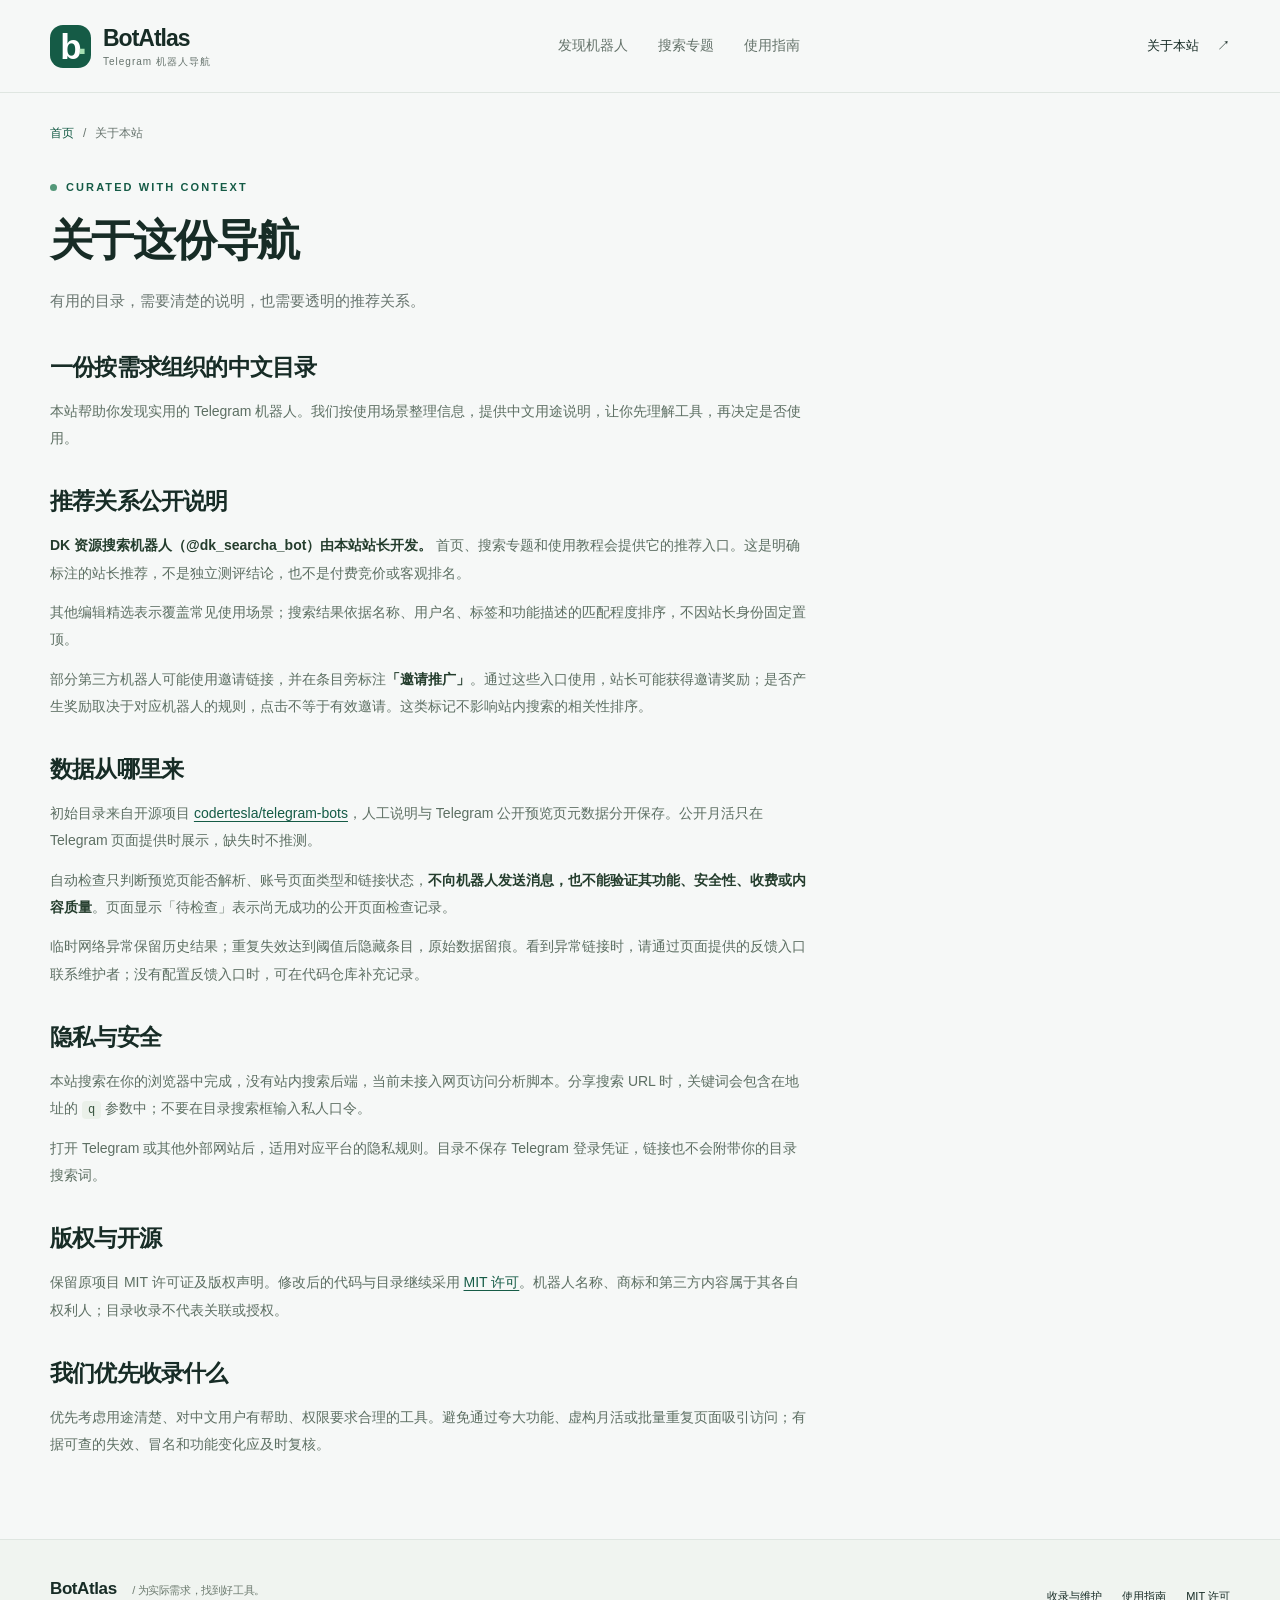
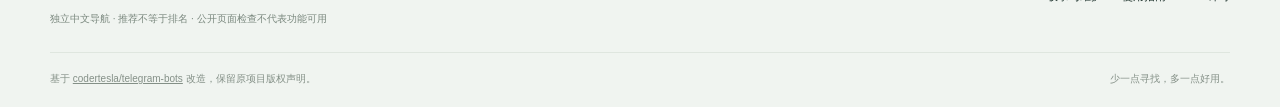
<file: docs/about/index.html>
<!doctype html>
<html lang="zh-CN">
<head>
  <meta charset="utf-8">
  <meta name="viewport" content="width=device-width, initial-scale=1">
  <meta name="color-scheme" content="light">
  <meta name="theme-color" content="#f6f8f7">
  <meta name="referrer" content="strict-origin-when-cross-origin">
  <title>收录原则、推荐说明与隐私 · BotAtlas</title>
  <meta name="description" content="了解本站的机器人收录原则、站长推荐关系、公开页面检查的局限、隐私和 MIT 开源许可。">
  <meta property="og:title" content="收录原则、推荐说明与隐私 · BotAtlas"><meta property="og:description" content="了解本站的机器人收录原则、站长推荐关系、公开页面检查的局限、隐私和 MIT 开源许可。"><meta property="og:type" content="website"><meta name="twitter:card" content="summary"><link rel="canonical" href="https://telegram-bots-directory.pages.dev/about/"><meta property="og:url" content="https://telegram-bots-directory.pages.dev/about/"><script type="application/ld+json">{"@context": "https://schema.org", "@type": "AboutPage", "name": "收录原则、推荐说明与隐私 · BotAtlas", "description": "了解本站的机器人收录原则、站长推荐关系、公开页面检查的局限、隐私和 MIT 开源许可。", "url": "https://telegram-bots-directory.pages.dev/about/", "inLanguage": "zh-CN", "breadcrumb": {"@type": "BreadcrumbList", "itemListElement": [{"@type": "ListItem", "position": 1, "name": "首页", "item": "https://telegram-bots-directory.pages.dev/"}, {"@type": "ListItem", "position": 2, "name": "收录原则、推荐说明与隐私 · BotAtlas", "item": "https://telegram-bots-directory.pages.dev/about/"}]}}</script>
  <link rel="icon" href="../assets/mark.svg" type="image/svg+xml">
  <link rel="stylesheet" href="../assets/style.css?v=9e3dd4aae6">
  <script src="../assets/search.js?v=163757ca35" defer></script>
</head>
<body>
  <a class="skip-link" href="#main">跳到主要内容</a>
  <header class="site-header">
    <div class="shell header-inner">
      <a class="brand" href="../" aria-label="Telegram 实用机器人导航 首页"><span class="brand-mark" aria-hidden="true">b<span>·</span></span><span>BotAtlas<small>Telegram 机器人导航</small></span></a>
      <nav aria-label="主导航"><a href="../#directory" >发现机器人</a><a href="../category/search/" >搜索专题</a><a href="../guide/search/" >使用指南</a></nav>
      <a class="header-about" href="../about/" aria-current="page">关于本站 <span aria-hidden="true">↗</span></a>
    </div>
  </header>
  <main id="main" class="shell"><nav class="breadcrumbs" aria-label="面包屑"><a href="../">首页</a><span aria-hidden="true">/</span><span aria-current="page">关于本站</span></nav><header class="page-intro"><div class="eyebrow">CURATED WITH CONTEXT</div><h1>关于这份导航</h1><p>有用的目录，需要清楚的说明，也需要透明的推荐关系。</p></header><div class="reading-layout"><article class="editorial"><h2>一份按需求组织的中文目录</h2>
<p>本站帮助你发现实用的 Telegram 机器人。我们按使用场景整理信息，提供中文用途说明，让你先理解工具，再决定是否使用。</p>
<h2>推荐关系公开说明</h2>
<p><strong>DK 资源搜索机器人（@dk_searcha_bot）由本站站长开发。</strong> 首页、搜索专题和使用教程会提供它的推荐入口。这是明确标注的站长推荐，不是独立测评结论，也不是付费竞价或客观排名。</p>
<p>其他编辑精选表示覆盖常见使用场景；搜索结果依据名称、用户名、标签和功能描述的匹配程度排序，不因站长身份固定置顶。</p>
<p>部分第三方机器人可能使用邀请链接，并在条目旁标注<strong>「邀请推广」</strong>。通过这些入口使用，站长可能获得邀请奖励；是否产生奖励取决于对应机器人的规则，点击不等于有效邀请。这类标记不影响站内搜索的相关性排序。</p>
<h2>数据从哪里来</h2>
<p>初始目录来自开源项目 <a href="https://github.com/codertesla/telegram-bots" target="_blank" rel="noopener noreferrer">codertesla/telegram-bots</a>，人工说明与 Telegram 公开预览页元数据分开保存。公开月活只在 Telegram 页面提供时展示，缺失时不推测。</p>
<p>自动检查只判断预览页能否解析、账号页面类型和链接状态，<strong>不向机器人发送消息，也不能验证其功能、安全性、收费或内容质量</strong>。页面显示「待检查」表示尚无成功的公开页面检查记录。</p>
<p>临时网络异常保留历史结果；重复失效达到阈值后隐藏条目，原始数据留痕。看到异常链接时，请通过页面提供的反馈入口联系维护者；没有配置反馈入口时，可在代码仓库补充记录。</p>
<h2>隐私与安全</h2>
<p>本站搜索在你的浏览器中完成，没有站内搜索后端，当前未接入网页访问分析脚本。分享搜索 URL 时，关键词会包含在地址的 <code>q</code> 参数中；不要在目录搜索框输入私人口令。</p>
<p>打开 Telegram 或其他外部网站后，适用对应平台的隐私规则。目录不保存 Telegram 登录凭证，链接也不会附带你的目录搜索词。</p>
<h2>版权与开源</h2>
<p>保留原项目 MIT 许可证及版权声明。修改后的代码与目录继续采用 <a href="../LICENSE.txt">MIT 许可</a>。机器人名称、商标和第三方内容属于其各自权利人；目录收录不代表关联或授权。</p>
<h2>我们优先收录什么</h2>
<p>优先考虑用途清楚、对中文用户有帮助、权限要求合理的工具。避免通过夸大功能、虚构月活或批量重复页面吸引访问；有据可查的失效、冒名和功能变化应及时复核。</p>
</article></div></main>
  <footer class="site-footer"><div class="shell footer-inner"><div><a class="footer-brand" href="../">BotAtlas<span> / 为实际需求，找到好工具。</span></a><p>独立中文导航 · 推荐不等于排名 · 公开页面检查不代表功能可用</p></div><div class="footer-links"><a href="../about/">收录与维护</a><a href="../guide/search/">使用指南</a><a href="../LICENSE.txt">MIT 许可</a></div></div><div class="shell footer-bottom"><span>基于 <a href="https://github.com/codertesla/telegram-bots" target="_blank" rel="noopener noreferrer">codertesla/telegram-bots</a> 改造，保留原项目版权声明。</span><span>少一点寻找，多一点好用。</span></div></footer>
  
</body>
</html>
</file>
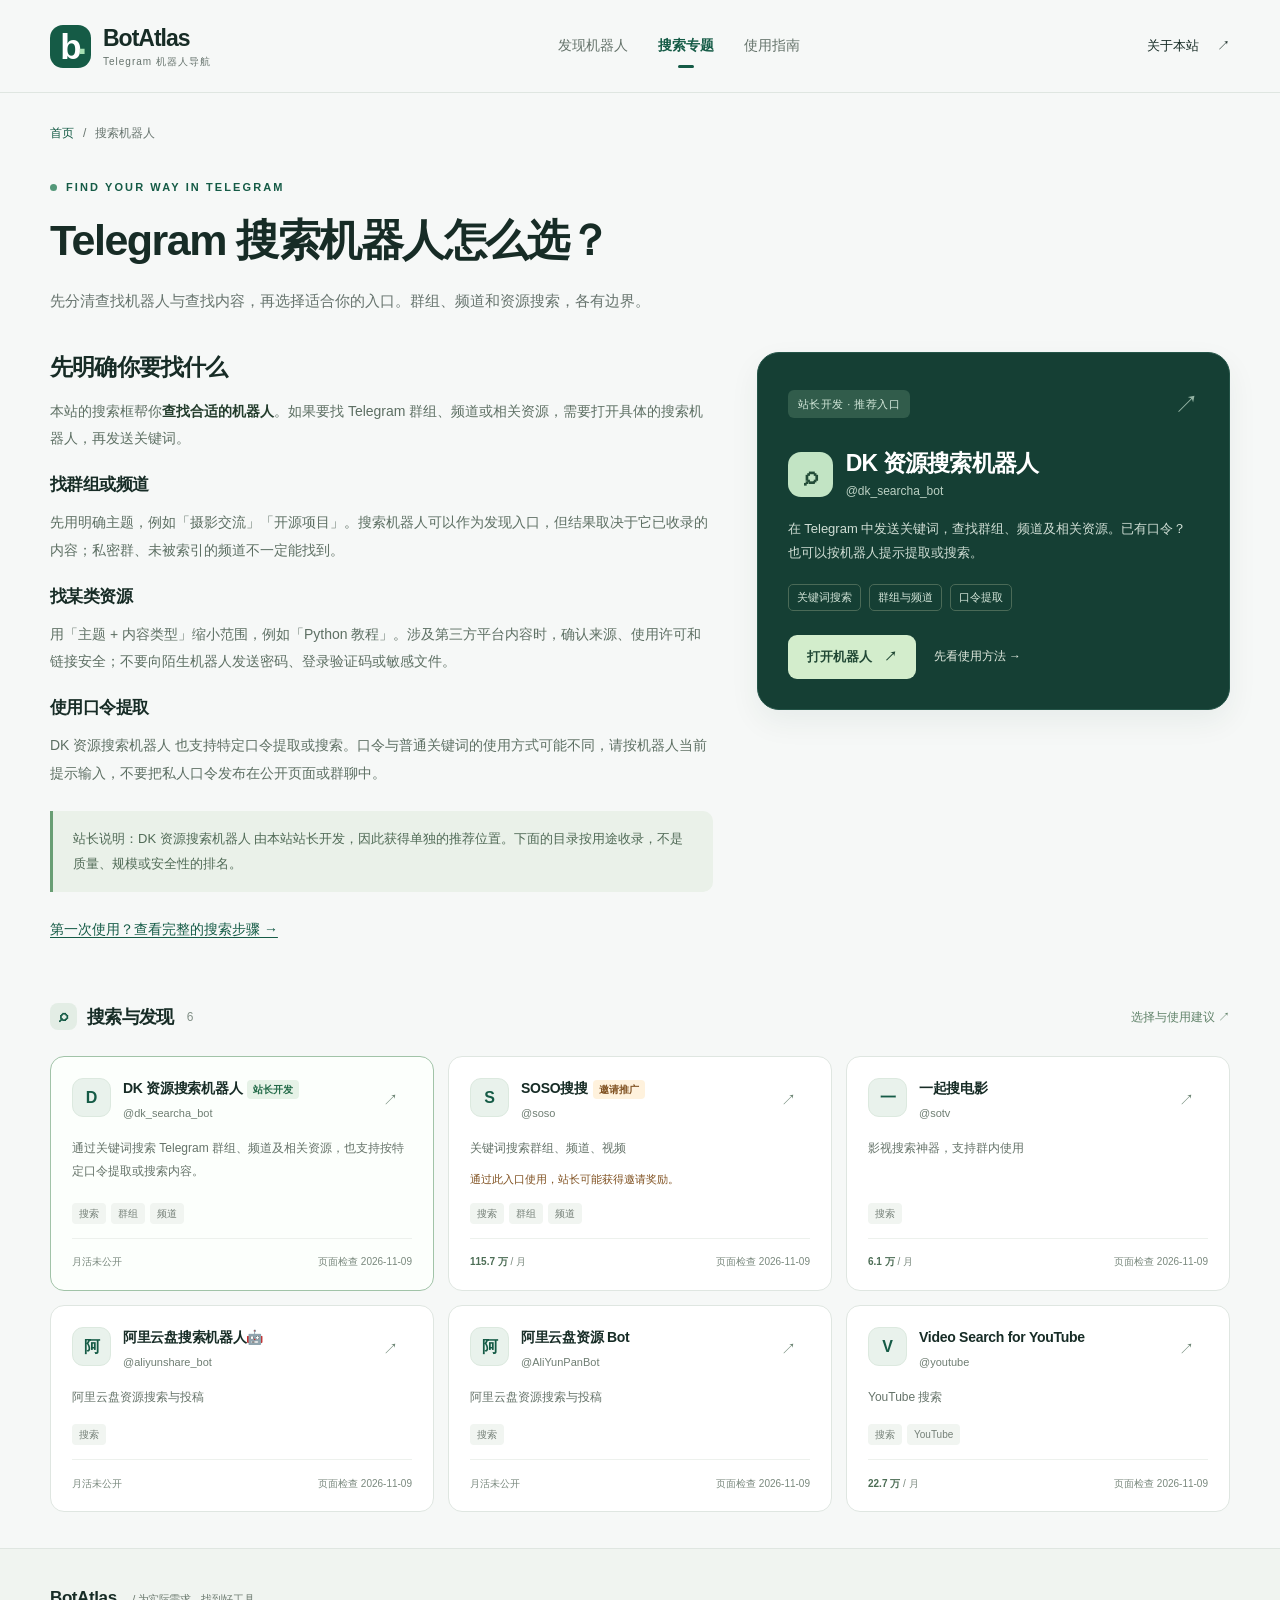
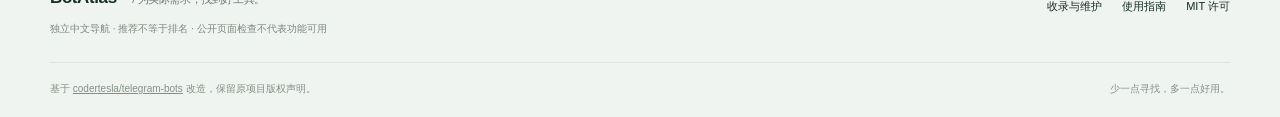
<file: docs/category/search/index.html>
<!doctype html>
<html lang="zh-CN">
<head>
  <meta charset="utf-8">
  <meta name="viewport" content="width=device-width, initial-scale=1">
  <meta name="color-scheme" content="light">
  <meta name="theme-color" content="#f6f8f7">
  <meta name="referrer" content="strict-origin-when-cross-origin">
  <title>Telegram 搜索机器人推荐与选择指南 · BotAtlas</title>
  <meta name="description" content="按需求选择 Telegram 搜索机器人，了解群组、频道与资源检索的区别、使用方法和覆盖限制。明确标注站长推荐。">
  <meta property="og:title" content="Telegram 搜索机器人推荐与选择指南 · BotAtlas"><meta property="og:description" content="按需求选择 Telegram 搜索机器人，了解群组、频道与资源检索的区别、使用方法和覆盖限制。明确标注站长推荐。"><meta property="og:type" content="website"><meta name="twitter:card" content="summary"><link rel="canonical" href="https://telegram-bots-directory.pages.dev/category/search/"><meta property="og:url" content="https://telegram-bots-directory.pages.dev/category/search/"><script type="application/ld+json">{"@context": "https://schema.org", "@type": "CollectionPage", "name": "Telegram 搜索机器人推荐与选择指南 · BotAtlas", "description": "按需求选择 Telegram 搜索机器人，了解群组、频道与资源检索的区别、使用方法和覆盖限制。明确标注站长推荐。", "url": "https://telegram-bots-directory.pages.dev/category/search/", "inLanguage": "zh-CN", "breadcrumb": {"@type": "BreadcrumbList", "itemListElement": [{"@type": "ListItem", "position": 1, "name": "首页", "item": "https://telegram-bots-directory.pages.dev/"}, {"@type": "ListItem", "position": 2, "name": "Telegram 搜索机器人推荐与选择指南 · BotAtlas", "item": "https://telegram-bots-directory.pages.dev/category/search/"}]}}</script>
  <link rel="icon" href="../../assets/mark.svg" type="image/svg+xml">
  <link rel="stylesheet" href="../../assets/style.css?v=9e3dd4aae6">
  <script src="../../assets/search.js?v=163757ca35" defer></script>
</head>
<body>
  <a class="skip-link" href="#main">跳到主要内容</a>
  <header class="site-header">
    <div class="shell header-inner">
      <a class="brand" href="../../" aria-label="Telegram 实用机器人导航 首页"><span class="brand-mark" aria-hidden="true">b<span>·</span></span><span>BotAtlas<small>Telegram 机器人导航</small></span></a>
      <nav aria-label="主导航"><a href="../../#directory" >发现机器人</a><a href="../../category/search/" aria-current="page">搜索专题</a><a href="../../guide/search/" >使用指南</a></nav>
      <a class="header-about" href="../../about/" >关于本站 <span aria-hidden="true">↗</span></a>
    </div>
  </header>
  <main id="main" class="shell"><nav class="breadcrumbs" aria-label="面包屑"><a href="../../">首页</a><span aria-hidden="true">/</span><span aria-current="page">搜索机器人</span></nav><section class="page-intro"><div class="eyebrow">FIND YOUR WAY IN TELEGRAM</div><h1>Telegram 搜索机器人怎么选？</h1><p>先分清查找机器人与查找内容，再选择适合你的入口。群组、频道和资源搜索，各有边界。</p></section><div class="topic-layout"><article class="editorial"><h2>先明确你要找什么</h2>
<p>本站的搜索框帮你<strong>查找合适的机器人</strong>。如果要找 Telegram 群组、频道或相关资源，需要打开具体的搜索机器人，再发送关键词。</p>
<h3>找群组或频道</h3>
<p>先用明确主题，例如「摄影交流」「开源项目」。搜索机器人可以作为发现入口，但结果取决于它已收录的内容；私密群、未被索引的频道不一定能找到。</p>
<h3>找某类资源</h3>
<p>用「主题 + 内容类型」缩小范围，例如「Python 教程」。涉及第三方平台内容时，确认来源、使用许可和链接安全；不要向陌生机器人发送密码、登录验证码或敏感文件。</p>
<h3>使用口令提取</h3>
<p>DK 资源搜索机器人 也支持特定口令提取或搜索。口令与普通关键词的使用方式可能不同，请按机器人当前提示输入，不要把私人口令发布在公开页面或群聊中。</p>
<div class="note-box">站长说明：DK 资源搜索机器人 由本站站长开发，因此获得单独的推荐位置。下面的目录按用途收录，不是质量、规模或安全性的排名。</div>
<p><a href="../../guide/search/">第一次使用？查看完整的搜索步骤 →</a></p>
</article><aside class="owner-card" aria-label="站长开发的搜索机器人"><div class="owner-top"><span class="owner-tag">站长开发 · 推荐入口</span><span class="owner-arrow" aria-hidden="true">↗</span></div><div class="owner-title"><span class="bot-avatar" aria-hidden="true">⌕</span><div><h2>DK 资源搜索机器人</h2><p>@dk_searcha_bot</p></div></div><p class="owner-description">在 Telegram 中发送关键词，查找群组、频道及相关资源。已有口令？也可以按机器人提示提取或搜索。</p><div class="owner-features"><span>关键词搜索</span><span>群组与频道</span><span>口令提取</span></div><div class="owner-actions"><a class="button button-light" href="https://t.me/dk_searcha_bot?start=nav_0" target="_blank" rel="noopener noreferrer">打开机器人 <span aria-hidden="true">↗</span></a><a class="owner-guide" href="../../guide/search/">先看使用方法 →</a></div></aside></div><section class="category-section" id="cat-search" data-category-section="search"><div class="category-heading"><h2><span class="category-symbol" aria-hidden="true">⌕</span>搜索与发现<small>6</small></h2><a href="../../category/search/">选择与使用建议 ↗</a></div><div class="bot-grid"><article class="bot-card card-owned" data-bot-id="dk_searcha_bot">
      <div class="card-heading"><span class="bot-avatar" aria-hidden="true">D</span><div class="card-identity"><h3>DK 资源搜索机器人<span class="card-badge">站长开发</span></h3><span class="bot-username">@dk_searcha_bot</span></div><a href="https://t.me/dk_searcha_bot?start=nav_0" data-search-url="https://t.me/dk_searcha_bot?start=nav_0" target="_blank" rel="noopener noreferrer" aria-label="打开 DK 资源搜索机器人（Telegram）">↗</a></div>
      <p class="bot-description">通过关键词搜索 Telegram 群组、频道及相关资源，也支持按特定口令提取或搜索内容。</p><div class="card-tags"><span>搜索</span><span>群组</span><span>频道</span></div><div class="card-bottom"><span>月活未公开</span><span>页面检查 2026-11-09</span></div></article><article class="bot-card" data-bot-id="soso">
      <div class="card-heading"><span class="bot-avatar" aria-hidden="true">S</span><div class="card-identity"><h3>SOSO搜搜<span class="card-badge badge-referral">邀请推广</span></h3><span class="bot-username">@soso</span></div><a href="https://t.me/soso?start=a_5666684493" data-search-url="https://t.me/soso?start=a_5666684493" target="_blank" rel="noopener noreferrer sponsored" aria-label="打开 SOSO搜搜（Telegram）">↗</a></div>
      <p class="bot-description">关键词搜索群组、频道、视频</p><p class="referral-note">通过此入口使用，站长可能获得邀请奖励。</p><div class="card-tags"><span>搜索</span><span>群组</span><span>频道</span></div><div class="card-bottom"><span><strong>115.7 万</strong> / 月</span><span>页面检查 2026-11-09</span></div></article><article class="bot-card" data-bot-id="sotv">
      <div class="card-heading"><span class="bot-avatar" aria-hidden="true">一</span><div class="card-identity"><h3>一起搜电影</h3><span class="bot-username">@sotv</span></div><a href="https://t.me/sotv" data-search-url="https://t.me/sotv" target="_blank" rel="noopener noreferrer" aria-label="打开 一起搜电影（Telegram）">↗</a></div>
      <p class="bot-description">影视搜索神器，支持群内使用</p><div class="card-tags"><span>搜索</span></div><div class="card-bottom"><span><strong>6.1 万</strong> / 月</span><span>页面检查 2026-11-09</span></div></article><article class="bot-card" data-bot-id="aliyunshare_bot">
      <div class="card-heading"><span class="bot-avatar" aria-hidden="true">阿</span><div class="card-identity"><h3>阿里云盘搜索机器人🤖️</h3><span class="bot-username">@aliyunshare_bot</span></div><a href="https://t.me/aliyunshare_bot" data-search-url="https://t.me/aliyunshare_bot" target="_blank" rel="noopener noreferrer" aria-label="打开 阿里云盘搜索机器人🤖️（Telegram）">↗</a></div>
      <p class="bot-description">阿里云盘资源搜索与投稿</p><div class="card-tags"><span>搜索</span></div><div class="card-bottom"><span>月活未公开</span><span>页面检查 2026-11-09</span></div></article><article class="bot-card" data-bot-id="aliyunpanbot">
      <div class="card-heading"><span class="bot-avatar" aria-hidden="true">阿</span><div class="card-identity"><h3>阿里云盘资源 Bot</h3><span class="bot-username">@AliYunPanBot</span></div><a href="https://t.me/AliYunPanBot" data-search-url="https://t.me/AliYunPanBot" target="_blank" rel="noopener noreferrer" aria-label="打开 阿里云盘资源 Bot（Telegram）">↗</a></div>
      <p class="bot-description">阿里云盘资源搜索与投稿</p><div class="card-tags"><span>搜索</span></div><div class="card-bottom"><span>月活未公开</span><span>页面检查 2026-11-09</span></div></article><article class="bot-card" data-bot-id="youtube">
      <div class="card-heading"><span class="bot-avatar" aria-hidden="true">V</span><div class="card-identity"><h3>Video Search for YouTube</h3><span class="bot-username">@youtube</span></div><a href="https://t.me/youtube" data-search-url="https://t.me/youtube" target="_blank" rel="noopener noreferrer" aria-label="打开 Video Search for YouTube（Telegram）">↗</a></div>
      <p class="bot-description">YouTube 搜索</p><div class="card-tags"><span>搜索</span><span>YouTube</span></div><div class="card-bottom"><span><strong>22.7 万</strong> / 月</span><span>页面检查 2026-11-09</span></div></article></div></section></main>
  <footer class="site-footer"><div class="shell footer-inner"><div><a class="footer-brand" href="../../">BotAtlas<span> / 为实际需求，找到好工具。</span></a><p>独立中文导航 · 推荐不等于排名 · 公开页面检查不代表功能可用</p></div><div class="footer-links"><a href="../../about/">收录与维护</a><a href="../../guide/search/">使用指南</a><a href="../../LICENSE.txt">MIT 许可</a></div></div><div class="shell footer-bottom"><span>基于 <a href="https://github.com/codertesla/telegram-bots" target="_blank" rel="noopener noreferrer">codertesla/telegram-bots</a> 改造，保留原项目版权声明。</span><span>少一点寻找，多一点好用。</span></div></footer>
  
</body>
</html>
</file>
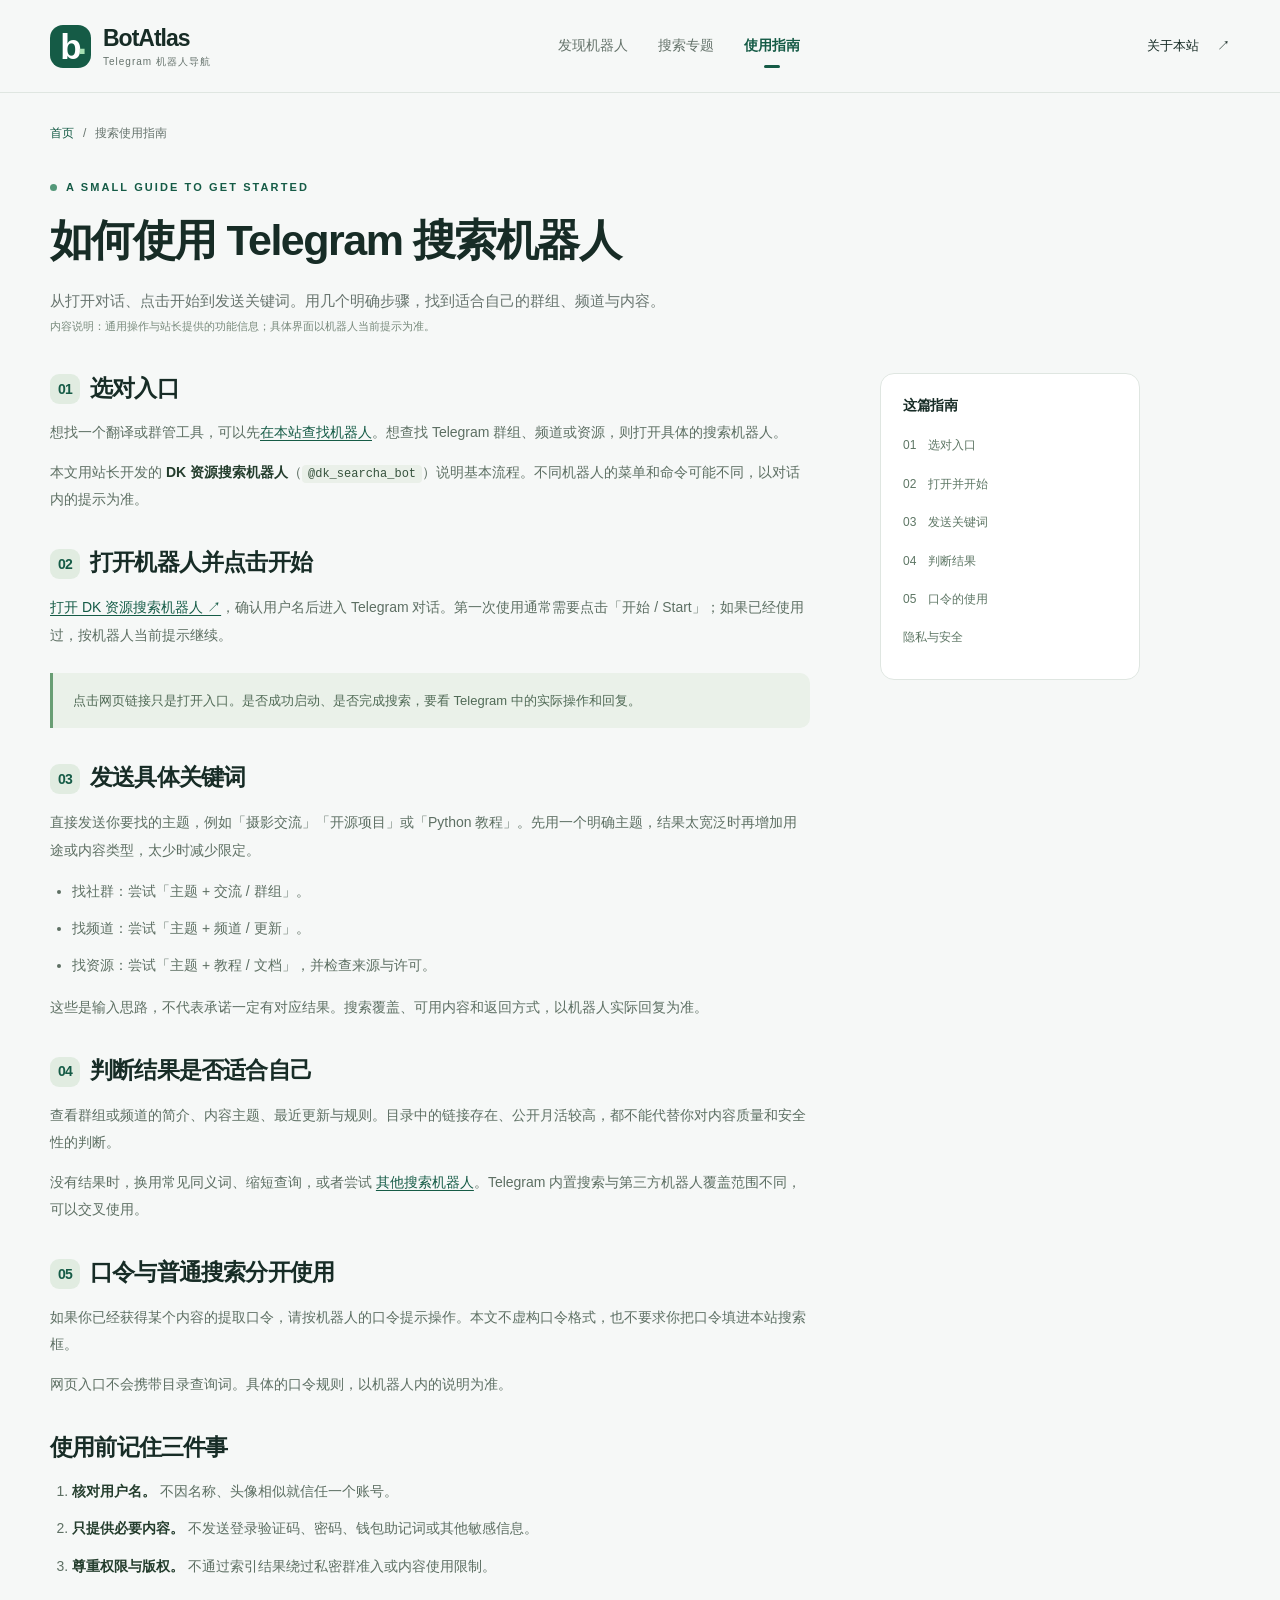
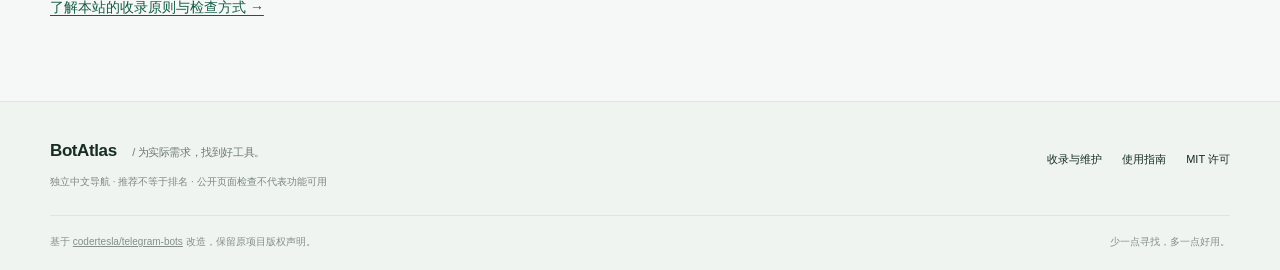
<file: docs/guide/search/index.html>
<!doctype html>
<html lang="zh-CN">
<head>
  <meta charset="utf-8">
  <meta name="viewport" content="width=device-width, initial-scale=1">
  <meta name="color-scheme" content="light">
  <meta name="theme-color" content="#f6f8f7">
  <meta name="referrer" content="strict-origin-when-cross-origin">
  <title>如何使用 Telegram 搜索机器人查找群组和频道 · BotAtlas</title>
  <meta name="description" content="从打开 Telegram 机器人到发送关键词，了解查找群组、频道及相关资源的方法、无结果时的调整，以及口令和隐私注意事项。">
  <meta property="og:title" content="如何使用 Telegram 搜索机器人查找群组和频道 · BotAtlas"><meta property="og:description" content="从打开 Telegram 机器人到发送关键词，了解查找群组、频道及相关资源的方法、无结果时的调整，以及口令和隐私注意事项。"><meta property="og:type" content="article"><meta name="twitter:card" content="summary"><link rel="canonical" href="https://telegram-bots-directory.pages.dev/guide/search/"><meta property="og:url" content="https://telegram-bots-directory.pages.dev/guide/search/"><script type="application/ld+json">{"@context": "https://schema.org", "@type": "Article", "name": "如何使用 Telegram 搜索机器人查找群组和频道 · BotAtlas", "description": "从打开 Telegram 机器人到发送关键词，了解查找群组、频道及相关资源的方法、无结果时的调整，以及口令和隐私注意事项。", "url": "https://telegram-bots-directory.pages.dev/guide/search/", "inLanguage": "zh-CN", "breadcrumb": {"@type": "BreadcrumbList", "itemListElement": [{"@type": "ListItem", "position": 1, "name": "首页", "item": "https://telegram-bots-directory.pages.dev/"}, {"@type": "ListItem", "position": 2, "name": "如何使用 Telegram 搜索机器人查找群组和频道 · BotAtlas", "item": "https://telegram-bots-directory.pages.dev/guide/search/"}]}}</script>
  <link rel="icon" href="../../assets/mark.svg" type="image/svg+xml">
  <link rel="stylesheet" href="../../assets/style.css?v=9e3dd4aae6">
  <script src="../../assets/search.js?v=163757ca35" defer></script>
</head>
<body>
  <a class="skip-link" href="#main">跳到主要内容</a>
  <header class="site-header">
    <div class="shell header-inner">
      <a class="brand" href="../../" aria-label="Telegram 实用机器人导航 首页"><span class="brand-mark" aria-hidden="true">b<span>·</span></span><span>BotAtlas<small>Telegram 机器人导航</small></span></a>
      <nav aria-label="主导航"><a href="../../#directory" >发现机器人</a><a href="../../category/search/" >搜索专题</a><a href="../../guide/search/" aria-current="page">使用指南</a></nav>
      <a class="header-about" href="../../about/" >关于本站 <span aria-hidden="true">↗</span></a>
    </div>
  </header>
  <main id="main" class="shell"><nav class="breadcrumbs" aria-label="面包屑"><a href="../../">首页</a><span aria-hidden="true">/</span><span aria-current="page">搜索使用指南</span></nav><header class="page-intro"><div class="eyebrow">A SMALL GUIDE TO GET STARTED</div><h1>如何使用 Telegram 搜索机器人</h1><p>从打开对话、点击开始到发送关键词。用几个明确步骤，找到适合自己的群组、频道与内容。</p><p class="check-meta">内容说明：通用操作与站长提供的功能信息；具体界面以机器人当前提示为准。</p></header><div class="reading-layout"><article class="editorial"><h2 id="choose"><span class="step-number">01</span>选对入口</h2>
<p>想找一个翻译或群管工具，可以先<a href="../../#directory">在本站查找机器人</a>。想查找 Telegram 群组、频道或资源，则打开具体的搜索机器人。</p>
<p>本文用站长开发的 <strong>DK 资源搜索机器人</strong>（<code>@dk_searcha_bot</code>）说明基本流程。不同机器人的菜单和命令可能不同，以对话内的提示为准。</p>
<h2 id="start"><span class="step-number">02</span>打开机器人并点击开始</h2>
<p><a href="https://t.me/dk_searcha_bot?start=nav_0" target="_blank" rel="noopener noreferrer">打开 DK 资源搜索机器人 ↗</a>，确认用户名后进入 Telegram 对话。第一次使用通常需要点击「开始 / Start」；如果已经使用过，按机器人当前提示继续。</p>
<div class="note-box">点击网页链接只是打开入口。是否成功启动、是否完成搜索，要看 Telegram 中的实际操作和回复。</div>
<h2 id="keyword"><span class="step-number">03</span>发送具体关键词</h2>
<p>直接发送你要找的主题，例如「摄影交流」「开源项目」或「Python 教程」。先用一个明确主题，结果太宽泛时再增加用途或内容类型，太少时减少限定。</p>
<ul><li>找社群：尝试「主题 + 交流 / 群组」。</li><li>找频道：尝试「主题 + 频道 / 更新」。</li><li>找资源：尝试「主题 + 教程 / 文档」，并检查来源与许可。</li></ul>
<p>这些是输入思路，不代表承诺一定有对应结果。搜索覆盖、可用内容和返回方式，以机器人实际回复为准。</p>
<h2 id="result"><span class="step-number">04</span>判断结果是否适合自己</h2>
<p>查看群组或频道的简介、内容主题、最近更新与规则。目录中的链接存在、公开月活较高，都不能代替你对内容质量和安全性的判断。</p>
<p>没有结果时，换用常见同义词、缩短查询，或者尝试 <a href="../../category/search/">其他搜索机器人</a>。Telegram 内置搜索与第三方机器人覆盖范围不同，可以交叉使用。</p>
<h2 id="code"><span class="step-number">05</span>口令与普通搜索分开使用</h2>
<p>如果你已经获得某个内容的提取口令，请按机器人的口令提示操作。本文不虚构口令格式，也不要求你把口令填进本站搜索框。</p>
<p>网页入口不会携带目录查询词。具体的口令规则，以机器人内的说明为准。</p>
<h2 id="privacy">使用前记住三件事</h2>
<ol><li><strong>核对用户名。</strong> 不因名称、头像相似就信任一个账号。</li><li><strong>只提供必要内容。</strong> 不发送登录验证码、密码、钱包助记词或其他敏感信息。</li><li><strong>尊重权限与版权。</strong> 不通过索引结果绕过私密群准入或内容使用限制。</li></ol>
<p><a href="../../about/">了解本站的收录原则与检查方式 →</a></p>
</article><aside class="reading-aside"><h2>这篇指南</h2><a href="#choose">01　选对入口</a><a href="#start">02　打开并开始</a><a href="#keyword">03　发送关键词</a><a href="#result">04　判断结果</a><a href="#code">05　口令的使用</a><a href="#privacy">隐私与安全</a></aside></div></main>
  <footer class="site-footer"><div class="shell footer-inner"><div><a class="footer-brand" href="../../">BotAtlas<span> / 为实际需求，找到好工具。</span></a><p>独立中文导航 · 推荐不等于排名 · 公开页面检查不代表功能可用</p></div><div class="footer-links"><a href="../../about/">收录与维护</a><a href="../../guide/search/">使用指南</a><a href="../../LICENSE.txt">MIT 许可</a></div></div><div class="shell footer-bottom"><span>基于 <a href="https://github.com/codertesla/telegram-bots" target="_blank" rel="noopener noreferrer">codertesla/telegram-bots</a> 改造，保留原项目版权声明。</span><span>少一点寻找，多一点好用。</span></div></footer>
  
</body>
</html>
</file>
<file: docs/assets/style.css>
:root {
  --page:#f6f8f7;
  --surface:#fff;
  --ink:#172c26;
  --muted:#67746e;
  --line:#dfe6e1;
  --green:#155b46;
  --green-dark:#104533;
  --mint:#e5f1e9;
  --radius:18px;
  --font:-apple-system,BlinkMacSystemFont,"Segoe UI","PingFang SC","Microsoft YaHei",sans-serif;
}

* {
  box-sizing:border-box;
}

html {
  scroll-behavior:smooth;
  scroll-padding-top:105px;
}

body {
  margin:0;
  background:var(--page);
  color:var(--ink);
  font-family:var(--font);
  font-size:15px;
  line-height:1.7;
  -webkit-font-smoothing:antialiased;
}

a {
  color:inherit;
  text-decoration:none;
}

button,input,select {
  font:inherit;
}

button,a,input,summary {
  touch-action:manipulation;
}

button {
  cursor:pointer;
}

button:disabled {
  cursor:default;
}

a:focus-visible,button:focus-visible,input:focus-visible,summary:focus-visible {
  outline:3px solid #428e70;
  outline-offset:4px;
}

button {
  color:inherit;
}

p,h1,h2,h3 {
  margin:0;
}

h1,h2,h3 {
  line-height:1.35;
  letter-spacing:-.035em;
}

h1 {
  font-size:clamp(34px,4.3vw,56px);
  font-weight:750;
}

h2 {
  font-size:26px;
}

h3 {
  font-size:17px;
}

p {
  overflow-wrap:anywhere;
}

small {
  font-size:12px;
}

a,button {
  transition:background .15s,color .15s,border-color .15s;
}

a:hover {
  color:var(--green);
}

[hidden] {
  display:none!important;
}

.shell {
  width:min(1180px,calc(100% - 64px));
  margin:auto;
}

.skip-link {
  position:fixed;
  left:15px;
  top:-80px;
  z-index:50;
  padding:12px 20px;
  background:var(--ink);
  color:white;
  border-radius:10px;
}

.skip-link:focus {
  top:12px;
}

.site-header {
  position:sticky;
  top:0;
  z-index:20;
  background:rgba(246,248,247,.97);
  border-bottom:1px solid var(--line);
}

.header-inner {
  height:92px;
  display:flex;
  align-items:center;
  justify-content:space-between;
  gap:24px;
}

.brand {
  display:flex;
  align-items:center;
  gap:12px;
  font-size:23px;
  font-weight:760;
  letter-spacing:-1px;
  line-height:1.25;
  white-space:nowrap;
}

.brand small {
  display:block;
  font-size:10px;
  font-weight:500;
  letter-spacing:1px;
  color:var(--muted);
  margin-top:3px;
}

.brand-mark {
  position:relative;
  display:grid;
  place-items:center;
  background:var(--green);
  color:white;
  width:41px;
  height:43px;
  border-radius:13px;
  font-size:35px;
  line-height:1;
  font-weight:700;
}

.brand-mark span {
  position:absolute;
  bottom:0;
  right:5px;
  color:#a5dfb3;
}

.site-header nav {
  display:flex;
  gap:30px;
  align-items:center;
}

.site-header nav a {
  display:flex;
  align-items:center;
  min-height:44px;
  font-size:14px;
  color:#65736b;
  position:relative;
}

.site-header nav a[aria-current=page] {
  color:var(--green);
  font-weight:650;
}

.site-header nav a[aria-current=page]:after {
  content:"";
  position:absolute;
  height:3px;
  width:16px;
  border-radius:4px;
  background:var(--green);
  bottom:0;
  left:calc(50% - 8px);
}

.header-about {
  font-size:13px;
  min-height:44px;
  display:flex;
  align-items:center;
  gap:18px;
}

.eyebrow {
  font-size:11px;
  font-weight:700;
  letter-spacing:2.1px;
  color:var(--green);
  display:flex;
  align-items:center;
  gap:9px;
  margin-bottom:20px;
}

.eyebrow:before {
  content:"";
  width:7px;
  height:7px;
  background:#539879;
  border-radius:50%;
}

.hero {
  display:grid;
  grid-template-columns:1.2fr 1fr;
  gap:80px;
  align-items:center;
  padding:64px 0 48px;
}

.hero h1 em {
  color:var(--green);
  font-style:normal;
}

.hero-copy>p {
  color:var(--muted);
  max-width:480px;
  font-size:15px;
  line-height:1.9;
  margin-top:22px;
}

.hero-facts {
  display:flex;
  gap:20px;
  margin-top:26px;
  flex-wrap:wrap;
  font-size:12px;
  color:var(--muted);
}

.hero-facts span+span {
  border-left:1px solid #cfd9d2;
  padding-left:20px;
}

.hero-facts strong {
  color:var(--ink);
  font-size:14px;
  font-weight:650;
}

.owner-card {
  position:relative;
  background:#153f34;
  border:1px solid #245448;
  border-radius:22px;
  padding:30px;
  color:#fff;
  overflow:hidden;
  box-shadow:0 12px 30px #153f3410;
}

.owner-top {
  display:flex;
  align-items:center;
  justify-content:space-between;
  gap:12px;
}

.owner-tag {
  font-size:11px;
  background:#315c4b;
  color:#d5eadc;
  padding:5px 10px;
  border-radius:6px;
  letter-spacing:.5px;
}

.owner-arrow {
  font-size:25px;
  color:#94b4a4;
}

.owner-title {
  display:flex;
  align-items:center;
  gap:13px;
  margin:23px 0 15px;
}

.bot-avatar {
  height:45px;
  width:45px;
  background:#e9f2ec;
  border:1px solid #dce9df;
  border-radius:13px;
  display:grid;
  place-items:center;
  color:var(--green);
  flex:0 0 auto;
  font-weight:700;
  font-size:19px;
}

.owner-card .bot-avatar {
  background:#c2e4c4;
  color:#234c38;
  border:0;
  font-size:26px;
}

.owner-title h2 {
  font-size:23px;
}

.owner-title p {
  font-size:12px;
  color:#bbd0c3;
  margin-top:2px;
}

.owner-description {
  color:#d0ded5;
  font-size:13px;
  line-height:1.9;
}

.owner-features {
  display:flex;
  gap:8px;
  flex-wrap:wrap;
  margin:18px 0 24px;
}

.owner-features span {
  font-size:11px;
  color:#d5e6da;
  border:1px solid #4a6a57;
  border-radius:5px;
  padding:3px 8px;
}

.button {
  display:inline-flex;
  align-items:center;
  justify-content:center;
  gap:12px;
  min-height:44px;
  border-radius:9px;
  padding:10px 18px;
  background:var(--green);
  color:#fff;
  font-weight:600;
  font-size:13px;
  border:1px solid transparent;
}

.button:hover {
  background:var(--green-dark);
  color:#fff;
}

.button-light {
  background:#d3edcc;
  color:#214835;
}

.button-light:hover {
  background:#e2f4db;
  color:#214835;
}

.button-outline {
  background:transparent;
  color:var(--green);
  border-color:#c4d7c9;
}

.button-outline:hover {
  background:var(--mint);
  color:var(--green);
}

.owner-actions {
  display:flex;
  align-items:center;
  gap:18px;
  flex-wrap:wrap;
}

.owner-guide {
  font-size:12px;
  color:#e1eadf;
  display:inline-flex;
  min-height:44px;
  align-items:center;
}

.owner-guide:hover {
  color:white;
  text-decoration:underline;
}

.section-heading {
  display:flex;
  justify-content:space-between;
  gap:20px;
  align-items:flex-end;
  margin-bottom:22px;
}

.section-heading h2 {
  font-size:23px;
}

.section-heading p {
  font-size:13px;
  color:var(--muted);
  margin-top:5px;
}

.section-link {
  font-size:12px;
  color:var(--green);
  min-height:44px;
  display:flex;
  align-items:center;
  white-space:nowrap;
}

.directory {
  padding-top:12px;
  padding-bottom:28px;
}

.directory-toolbar {
  padding:24px;
  background:white;
  border:1px solid var(--line);
  border-radius:var(--radius);
  margin-bottom:28px;
}

.search-form {
  display:flex;
  gap:10px;
  align-items:center;
  padding:7px 8px 7px 17px;
  background:#f5f7f5;
  border:1px solid #d6dfd7;
  border-radius:12px;
}

.search-icon {
  font-size:26px;
  color:#597667;
  line-height:1;
}

.search-form input {
  min-width:0;
  flex:1;
  border:0;
  background:transparent;
  min-height:43px;
  outline:none;
  color:var(--ink);
  font-size:14px;
}

.search-form:focus-within {
  border-color:#589b7b;
  box-shadow:0 0 0 3px #dceddf;
}

.search-form input::placeholder {
  color:#89928c;
}

.search-form button[type=submit] {
  min-width:86px;
}

.clear-search {
  border:0;
  background:none;
  font-size:20px;
  min-height:44px;
  min-width:36px;
  color:var(--muted);
}

.search-help {
  font-size:11px;
  color:var(--muted);
  margin:9px 0 17px;
}

.category-filters {
  display:flex;
  gap:8px;
  flex-wrap:wrap;
}

.filter-chip {
  display:flex;
  align-items:center;
  gap:8px;
  padding:7px 12px;
  min-height:44px;
  border:1px solid transparent;
  border-radius:8px;
  font-size:12px;
  color:#5c6e62;
}

.filter-chip:hover {
  background:#f2f5f2;
}

.filter-chip[aria-pressed=true] {
  background:var(--mint);
  border-color:#d4e6d9;
  color:var(--green);
  font-weight:650;
}

.filter-count {
  font-size:10px;
  opacity:.8;
}

.catalog-status {
  display:flex;
  align-items:center;
  justify-content:space-between;
  color:var(--muted);
  font-size:12px;
  margin:0 0 24px;
  padding:0 1px;
  gap:16px;
}

.catalog-status strong {
  color:var(--ink);
}

.status-note {
  font-size:11px;
}

.category-section {
  margin:0 0 36px;
}

.category-heading {
  display:flex;
  justify-content:space-between;
  align-items:center;
  gap:15px;
  margin-bottom:17px;
}

.category-heading h2 {
  display:flex;
  align-items:center;
  gap:10px;
  font-size:18px;
}

.category-symbol {
  width:27px;
  height:27px;
  display:inline-grid;
  place-items:center;
  border-radius:8px;
  background:#e3ede5;
  color:var(--green);
  font-size:17px;
}

.category-heading h2 small {
  color:#829087;
  font-weight:400;
  margin-left:3px;
  letter-spacing:0;
}

.category-heading>a {
  font-size:12px;
  color:#61836a;
}

.bot-grid {
  display:grid;
  grid-template-columns:repeat(3,minmax(0,1fr));
  gap:14px;
}

.bot-card {
  position:relative;
  min-width:0;
  display:flex;
  flex-direction:column;
  align-items:stretch;
  background:white;
  border:1px solid var(--line);
  border-radius:14px;
  padding:21px 21px 17px;
}

.bot-card:hover {
  border-color:#a6c6af;
}

.bot-card.card-owned {
  border-color:#a1c3a8;
  background:#fcfffc;
}

.card-heading {
  display:flex;
  gap:12px;
  align-items:flex-start;
  min-width:0;
  margin-bottom:13px;
}

.card-heading .bot-avatar {
  height:39px;
  width:39px;
  border-radius:11px;
  font-size:16px;
}

.card-identity {
  flex:1;
  min-width:0;
}

.bot-card h3 {
  font-size:14px;
  line-height:1.5;
  letter-spacing:-.02em;
  overflow-wrap:anywhere;
}

.bot-username {
  font-size:11px;
  color:#6f7e73;
  overflow-wrap:anywhere;
}

.card-heading>a {
  display:grid;
  place-items:center;
  min-width:33px;
  min-height:39px;
  color:#6d8675;
  border-radius:7px;
}

.card-heading>a:hover {
  background:var(--mint);
  color:var(--green);
}

.bot-description {
  font-size:12px;
  color:#657369;
  line-height:1.9;
  margin-bottom:15px;
  flex:1;
}

.card-badge.badge-referral {
  color:#805222;
  background:#fff2dd;
}

.referral-note {
  color:#805222;
  font-size:11px;
  line-height:1.8;
  margin:-5px 0 13px;
}

.card-tags {
  display:flex;
  flex-wrap:wrap;
  gap:5px;
  margin-bottom:14px;
}

.card-tags span {
  font-size:10px;
  background:#f1f5f1;
  padding:2px 7px;
  border-radius:4px;
  color:#758078;
}

.card-bottom {
  display:flex;
  justify-content:space-between;
  align-items:center;
  gap:8px;
  padding-top:12px;
  border-top:1px solid #edf1ed;
  font-size:10px;
  color:#7a897e;
  min-height:35px;
}

.card-bottom strong {
  font-weight:600;
  color:#4c6d55;
}

.card-badge {
  font-size:10px;
  display:inline-block;
  color:#246b49;
  background:#e6f2e7;
  padding:2px 6px;
  border-radius:4px;
  margin-left:5px;
  vertical-align:middle;
  letter-spacing:0;
}

.card-warning {
  color:#965c2e;
}

.results-title {
  font-size:18px;
  margin-bottom:18px;
}

.empty-state {
  text-align:center;
  padding:48px 20px;
  background:#fff;
  border:1px dashed #c6d5c8;
  border-radius:16px;
}

.empty-symbol {
  font-size:35px;
  color:#5a8c6a;
  margin-bottom:9px;
}

.empty-state p {
  font-size:13px;
  color:var(--muted);
  margin:12px auto 22px;
  max-width:420px;
}

.empty-actions {
  display:flex;
  justify-content:center;
  gap:10px;
  flex-wrap:wrap;
}

.help-section {
  margin:4px 0 50px;
  padding:27px 30px;
  border:1px solid #d8e5d9;
  border-radius:var(--radius);
  background:#edf3ec;
  display:flex;
  align-items:center;
  gap:28px;
  justify-content:space-between;
}

.help-section h2 {
  font-size:18px;
}

.help-section p {
  font-size:12px;
  color:var(--muted);
  margin-top:5px;
}

.help-section a {
  white-space:nowrap;
  font-size:12px;
  color:var(--green);
  min-height:44px;
  display:flex;
  align-items:center;
}

.popular {
  padding:18px 0 45px;
}

.popular summary {
  cursor:pointer;
  font-size:14px;
  min-height:44px;
  display:flex;
  align-items:center;
  gap:10px;
}

.popular summary:before {
  content:"＋";
  color:var(--green);
}

.popular[open] summary:before {
  content:"−";
}

.popular p {
  font-size:12px;
  color:var(--muted);
  margin:8px 0 15px;
}

.popular ol {
  padding:0;
  display:grid;
  grid-template-columns:repeat(2,minmax(0,1fr));
  gap:8px;
  list-style-position:inside;
  counter-reset:rank;
}

.popular li {
  background:white;
  padding:12px 16px;
  border:1px solid var(--line);
  border-radius:9px;
  display:flex;
  gap:15px;
  align-items:center;
  font-size:12px;
  counter-increment:rank;
  min-width:0;
}

.popular li:before {
  content:counter(rank,decimal-leading-zero);
  color:#759780;
  font-size:11px;
}

.popular li a {
  flex:1;
  min-width:0;
  overflow-wrap:anywhere;
}

.popular li small {
  white-space:nowrap;
  color:#68816d;
}

.site-footer {
  border-top:1px solid var(--line);
  background:#f0f4f0;
  padding:35px 0 20px;
  margin-top:28px;
}

.footer-inner {
  display:flex;
  justify-content:space-between;
  gap:24px;
}

.footer-brand {
  font-size:17px;
  font-weight:750;
  letter-spacing:-.4px;
}

.footer-brand span {
  font-size:11px;
  color:#6d7b70;
  font-weight:400;
  margin-left:13px;
}

.footer-inner p {
  font-size:10px;
  color:#7a887e;
  margin-top:7px;
}

.footer-links {
  display:flex;
  align-items:flex-start;
  flex-wrap:wrap;
  gap:20px;
  font-size:11px;
}

.footer-links a {
  display:flex;
  min-height:44px;
  align-items:center;
}

.footer-bottom {
  display:flex;
  justify-content:space-between;
  gap:20px;
  margin-top:25px;
  padding-top:17px;
  border-top:1px solid #dfe6df;
  font-size:10px;
  color:#849087;
}

.footer-bottom a {
  text-decoration:underline;
}

.breadcrumbs {
  display:flex;
  flex-wrap:wrap;
  gap:9px;
  font-size:12px;
  color:var(--muted);
  margin:30px 0;
}

.breadcrumbs a {
  color:var(--green);
}

.page-intro {
  max-width:780px;
  padding:5px 0 36px;
}

.page-intro h1 {
  font-size:clamp(30px,4vw,43px);
  margin:10px 0 18px;
}

.page-intro>p {
  color:var(--muted);
  font-size:15px;
  line-height:1.9;
}

.page-intro .eyebrow {
  margin-bottom:14px;
}

.topic-layout {
  display:grid;
  grid-template-columns:1.4fr 1fr;
  gap:44px;
  align-items:start;
  margin-bottom:40px;
}

.editorial {
  font-size:14px;
  line-height:1.95;
}

.editorial h2 {
  font-size:23px;
  margin:34px 0 15px;
}

.editorial h2:first-child {
  margin-top:0;
}

.editorial h3 {
  font-size:17px;
  margin:22px 0 10px;
}

.editorial p {
  margin:12px 0;
  color:#5d6f63;
}

.editorial a {
  color:var(--green);
  text-decoration:underline;
  text-underline-offset:3px;
}

.editorial ul,.editorial ol {
  padding-left:22px;
  color:#5d6f63;
}

.editorial li {
  margin:10px 0;
}

.editorial strong {
  font-weight:650;
  color:#243d2d;
}

.note-box {
  border-left:3px solid #699e74;
  border-radius:0 10px 10px 0;
  background:#eaf1e9;
  padding:15px 20px;
  margin:24px 0;
  font-size:13px;
  color:#506a56;
}

.reading-layout {
  display:grid;
  grid-template-columns:minmax(0,760px) 260px;
  gap:70px;
  align-items:start;
  padding-bottom:40px;
}

.reading-aside {
  position:sticky;
  top:115px;
  background:#fff;
  border:1px solid var(--line);
  border-radius:14px;
  padding:22px;
}

.reading-aside h2 {
  font-size:14px;
  margin-bottom:12px;
}

.reading-aside a {
  display:block;
  font-size:12px;
  padding:9px 0;
  color:#5d7664;
}

.step-number {
  display:inline-grid;
  place-items:center;
  width:30px;
  height:30px;
  border-radius:9px;
  background:#e1ece1;
  color:var(--green);
  font-size:14px;
  margin-right:10px;
  vertical-align:middle;
}

.inline-code,code {
  background:#eaf0e9;
  padding:2px 6px;
  border-radius:4px;
  font-size:12px;
  color:#36523d;
  overflow-wrap:anywhere;
}

.example-queries {
  display:flex;
  gap:8px;
  flex-wrap:wrap;
  margin:14px 0;
}

.example-queries a {
  font-size:12px;
  padding:8px 14px;
  border:1px solid #cadbcf;
  border-radius:8px;
  color:var(--green);
}

.check-meta {
  font-size:11px!important;
  color:#788a7c!important;
}

.noscript-note {
  display:block;
  background:#edf2e9;
  border-radius:8px;
  padding:12px 16px;
  font-size:12px;
  color:#53694e;
  margin:12px 0;
}

body[data-searching=true] .hero {
  display:none;
}

body[data-searching=true] .directory {
  padding-top:32px;
}

#reset-filters {
  font-size:12px;
  white-space:nowrap;
}

.card-heading>a {
  min-width:44px;
  min-height:44px;
}

.category-heading>a {
  min-height:44px;
  display:flex;
  align-items:center;
}

@media(min-width:1500px) {
  .hero {
    padding-top:78px;
  }

}

@media(max-width:1000px) {
  .hero {
    gap:35px;
  }

  .shell {
    width:calc(100% - 40px);
  }

  .site-header nav {
    gap:20px;
  }

  .bot-grid {
    grid-template-columns:repeat(2,minmax(0,1fr));
  }

  .reading-layout {
    grid-template-columns:minmax(0,1fr) 210px;
    gap:30px;
  }

  .owner-card {
    padding:25px;
  }

  .hero-facts {
    gap:12px;
  }

  .hero-facts span+span {
    padding-left:12px;
  }

  .footer-inner {
    flex-wrap:wrap;
  }

}

@media(max-width:700px) {
  html {
    scroll-padding-top:125px;
  }

  .shell {
    width:calc(100% - 32px);
  }

  .header-inner {
    height:auto;
    min-height:94px;
    display:grid;
    grid-template-columns:1fr auto;
    gap:6px;
    padding:13px 0 7px;
  }

  .brand {
    font-size:21px;
  }

  .brand-mark {
    height:35px;
    width:35px;
    border-radius:10px;
    font-size:30px;
  }

  .brand small {
    font-size:9px;
  }

  .header-about {
    font-size:11px;
    gap:6px;
  }

  .site-header nav {
    grid-column:1/-1;
    grid-row:2;
    gap:25px;
  }

  .site-header nav a {
    font-size:12px;
    min-height:35px;
  }

  .site-header nav a[aria-current=page]:after {
    bottom:-7px;
  }

  .hero {
    grid-template-columns:1fr;
    gap:28px;
    padding:32px 0 28px;
  }

  .hero-copy h1 {
    font-size:39px;
  }

  .eyebrow {
    font-size:9px;
    margin-bottom:15px;
  }

  .hero-copy>p {
    font-size:13px;
    margin-top:15px;
  }

  .hero-facts {
    margin-top:18px;
    font-size:10px;
    gap:12px;
  }

  .hero-facts strong {
    font-size:12px;
  }

  .owner-card {
    padding:22px;
    border-radius:17px;
  }

  .owner-title {
    margin:18px 0 12px;
  }

  .owner-features {
    margin:14px 0 18px;
  }

  .owner-title h2 {
    font-size:21px;
  }

  .directory {
    padding-top:0;
  }

  .directory-toolbar {
    padding:15px;
    margin-bottom:22px;
  }

  .section-heading {
    margin-bottom:16px;
    gap:12px;
  }

  .section-heading h2 {
    font-size:21px;
  }

  .section-heading p {
    font-size:11px;
  }

  .search-form {
    padding-left:12px;
    gap:5px;
  }

  .search-form input {
    font-size:12px;
  }

  .search-form button[type=submit] {
    min-width:57px;
    padding:9px 11px;
    font-size:12px;
  }

  .search-help {
    font-size:10px;
    line-height:1.8;
  }

  .filter-chip {
    font-size:11px;
    padding:6px 9px;
    gap:6px;
  }

  .category-filters {
    gap:3px;
  }

  .status-note {
    display:none;
  }

  .catalog-status {
    margin-bottom:19px;
    font-size:11px;
  }

  .bot-grid {
    grid-template-columns:1fr;
    gap:10px;
  }

  .bot-card {
    padding:18px 18px 13px;
  }

  .bot-description {
    font-size:12px;
  }

  .bot-card h3 {
    font-size:15px;
  }

  .card-heading {
    margin-bottom:10px;
  }

  .card-tags {
    margin-bottom:11px;
  }

  .category-heading h2 {
    font-size:16px;
  }

  .category-heading>a {
    font-size:10px;
  }

  .category-section {
    margin-bottom:28px;
  }

  .help-section {
    display:block;
    padding:22px;
    margin-bottom:25px;
  }

  .help-section h2 {
    font-size:17px;
  }

  .help-section a {
    margin-top:10px;
  }

  .popular {
    padding-bottom:25px;
  }

  .popular ol {
    grid-template-columns:1fr;
  }

  .footer-brand span {
    display:block;
    margin:4px 0 0;
  }

  .footer-inner {
    gap:15px;
  }

  .footer-links {
    gap:20px;
  }

  .footer-bottom {
    display:block;
    margin-top:15px;
  }

  .footer-bottom>span {
    display:block;
    margin-bottom:6px;
  }

  .topic-layout,.reading-layout {
    grid-template-columns:1fr;
    gap:25px;
  }

  .reading-aside {
    position:static;
    grid-row:1;
  }

  .reading-aside a {
    display:inline-block;
    margin-right:18px;
  }

  .breadcrumbs {
    margin-top:24px;
    font-size:11px;
  }

  .page-intro {
    padding-bottom:28px;
  }

  .page-intro h1 {
    font-size:32px;
  }

  .page-intro>p {
    font-size:13px;
  }

  .editorial {
    font-size:13px;
  }

  .editorial h2 {
    font-size:21px;
  }

  .editorial h3 {
    font-size:16px;
  }

  .topic-layout .owner-card {
    margin-bottom:4px;
  }

  .card-bottom {
    font-size:10px;
  }

}

@media(max-width:700px) {
  .hero {
    padding-top:26px;
    gap:22px;
  }

  .hero-copy h1 {
    font-size:36px;
  }

  .hero-copy>p {
    margin-top:12px;
  }

  .hero-facts {
    margin-top:14px;
  }

  .hero .owner-card {
    padding:19px 22px;
  }

  .hero .owner-title {
    margin:13px 0 10px;
  }

  .hero .owner-features {
    display:none;
  }

  .hero .owner-actions {
    margin-top:17px;
  }

  .hero .owner-description {
    font-size:12px;
    line-height:1.8;
  }

  .bot-description {
    font-size:13px;
  }

  .hero .eyebrow {
    font-size:8px;
    letter-spacing:1.4px;
  }

}

@media(max-width:360px) {
  .hero-copy h1 {
    font-size:34px;
  }

  .brand small {
    letter-spacing:0;
  }

  .hero-facts {
    gap:8px;
  }

  .hero-facts span+span {
    padding-left:8px;
  }

  .site-header nav {
    gap:19px;
  }

  .search-icon {
    font-size:22px;
  }

  .filter-chip {
    padding:6px 7px;
  }

}

@media(prefers-reduced-motion:reduce) {
  html {
    scroll-behavior:auto;
  }

  * {
    transition:none!important;
  }

}
</file>
